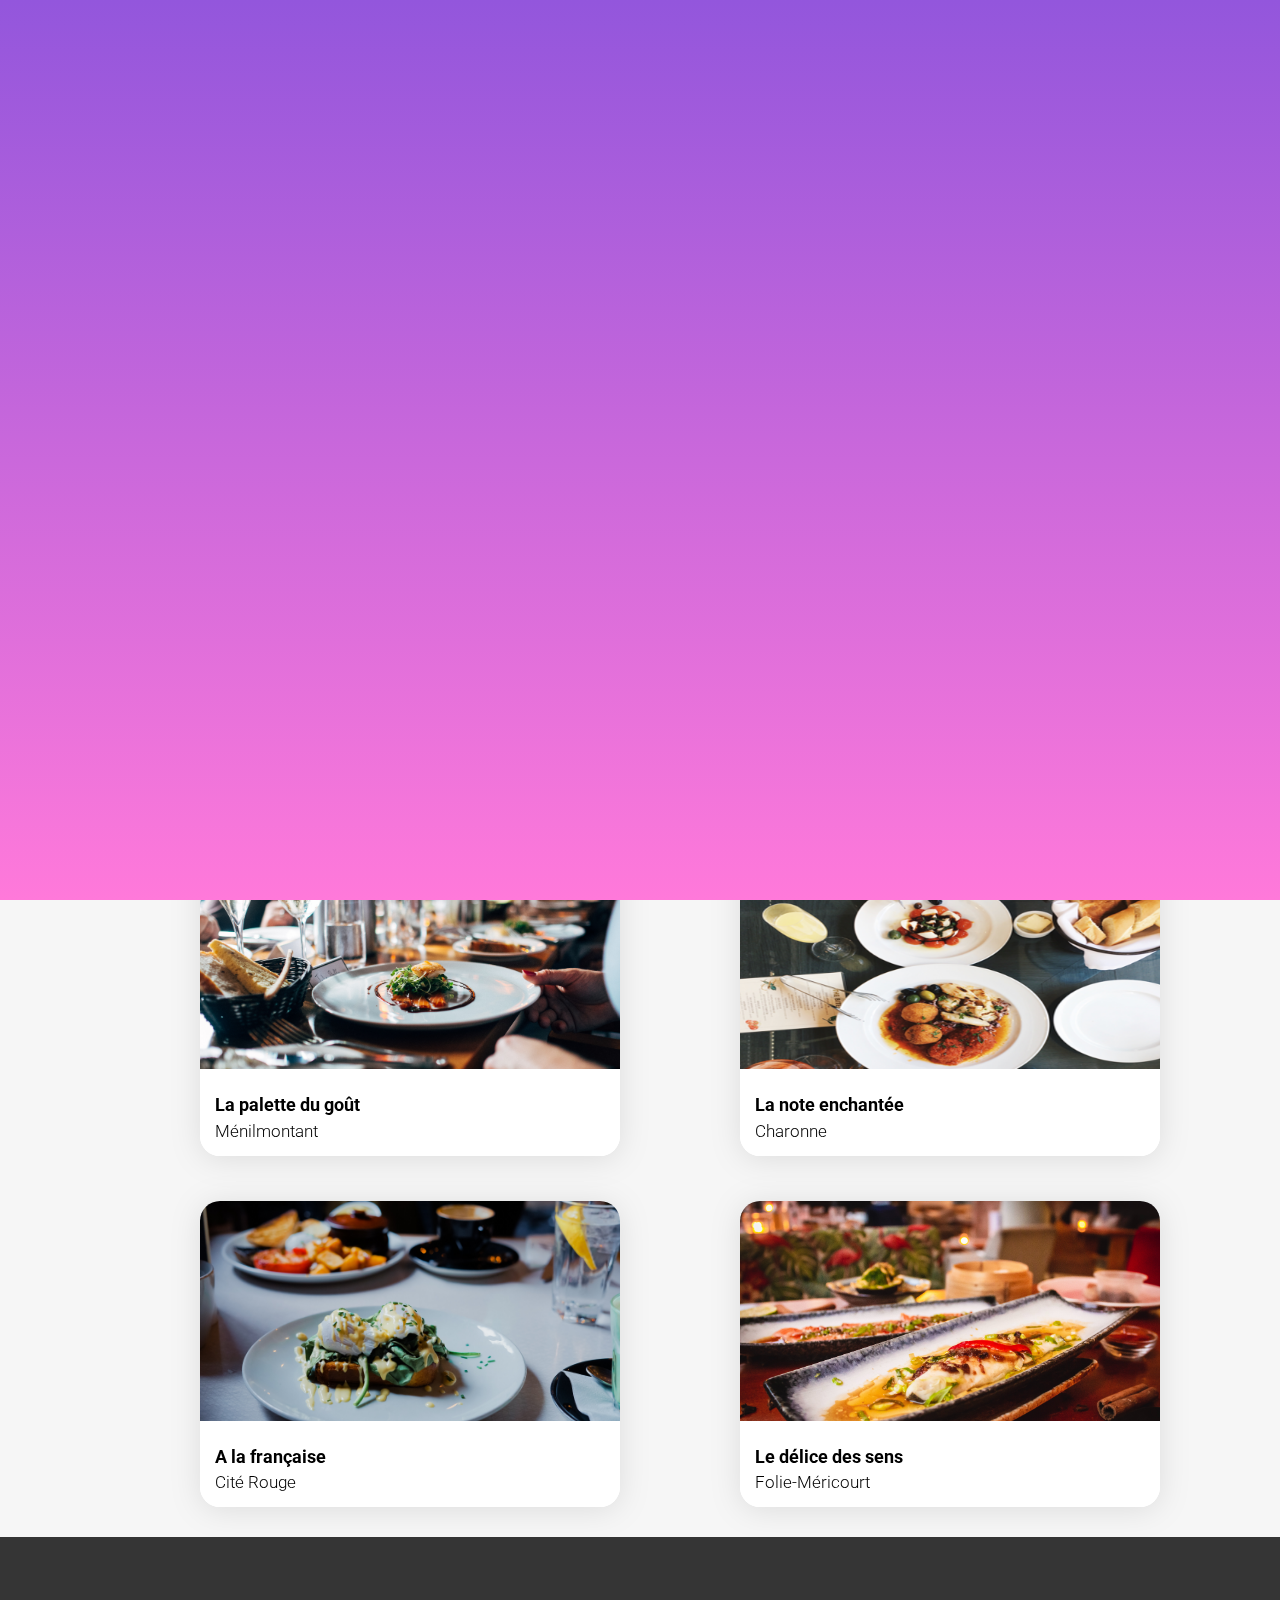
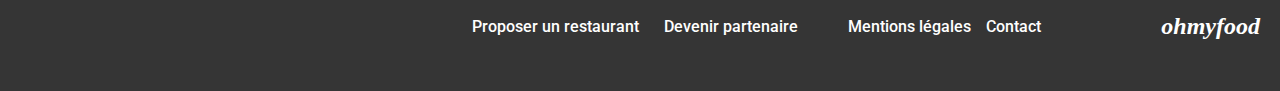
<file: index.html>
<!DOCTYPE html>
<html lang="fr">
   <head>
      <meta charset="UTF-8">
      <meta name="viewport" content="width=device-width, initial-scale=1.0">
      <title>Ohmyfood</title>
      <link rel="preconnect" href="https://fonts.googleapis.com">
      <link rel="preconnect" href="https://fonts.gstatic.com" crossorigin>
      <link href="https://fonts.googleapis.com/css2?family=Raleway:wght@400;500;700&display=swap" rel="stylesheet">
      <link href="https://fonts.googleapis.com/css2?family=Roboto:wght@400;700&family=Roboto+Slab:wght@400;900&display=swap" rel="stylesheet">
      <link rel="stylesheet" href="https://cdnjs.cloudflare.com/ajax/libs/font-awesome/6.2.1/css/all.min.css"
         integrity="sha512-MV7K8+y+gLIBoVD59lQIYicR65iaqukzvf/nwasF0nqhPay5w/9lJmVM2hMDcnK1OnMGCdVK+iQrJ7lzPJQd1w=="
         crossorigin="anonymous" referrerpolicy="no-referrer" />
      <link rel="stylesheet" href="./sass/styles.css">
   </head>
   <body>
      <div class="loader">      
      </div>                                                                                                                                                                                                                                     
      <div class="main-container">
         <header>
            <nav>
               <img class= "logo navbar-brand"  src="./assets/images/logo/ohmyfood.png" alt="Logo Ohmyfood" />
               <div class="localisation">
                  <form method="get" action="#" class="form-row form-horizontal">
                     <div class="form-nom-ville">
                        <i class="fa-sharp fa-solid fa-location-dot vector"></i>
                        <div class="form-column-text">                      
                           <input class="input_text" type="text" value="Paris, Belleville" name="nom" id="nom" >
                        </div>
                     </div>
                  </form>
               </div>
            </nav>
         </header>
         <section class="reservation">
            <div class="reservez">
               <h1 class="texte_menu">Réservez le menu qui vous convient</h1>
               <p class="texte_reservez">Découvrez des restaurants d'exception, sélectionnés par nos soins.</p>
               <div class="explorer">
                  <a  href="#restaurants" class="btn_explorer">Explorer nos restaurants</a>                  
               </div>
            </div>
         </section>
      <main>
         <section class="fonctionnement">
         
               <h2 class="titre-filtre">Fonctionnement</h2>
               <div class="filtre-choix">
                  <div class="bouton-filtre">
                     <p class="ellipse">1</p>
                     <i class="fa-solid fa-mobile-screen-button icone"></i>
                     <div class="bouton-choix">Choisissez un restaurant</div>
                  </div>
                  <div class="bouton-filtre">
                     <p class="ellipse">2</p>
                     <i class= "fa-solid fa-list-ul icone"></i>
                     <div class="bouton-choix">Composez votre menu</div>
                  </div>
                  <div class="bouton-filtre">
                     <p class="ellipse">3</p>
                     <i class="fa-solid fa-store icone1"></i>
                     <div class="bouton-choix">Dégustez au restaurant</div>
                  </div>
               </div>
            
         </section>

            <section id= "restaurants" class="restaurants">
               <div class="restaurants-title">
                  <h2 class="section-title">Restaurants</h2>
               </div>
               <div class="restaurants-cards">
                  <a href="./restaurants/palette.html">
                     <article class="card">
                        <img  src="./assets/images/restaurants/jay-wennington-N_Y88TWmGwA-unsplash.jpg" alt="Image du plat La palette du goût">
                        <div class="new">Nouveau</div>
                        <div class="card-content">
                           <div class="card-txt">
                              <h3 class="card-title">La palette du goût</h3>
                              <p class="card-subtitle">M&eacute;nilmontant</p>
                           </div>
                           <div class="card-rating">
                              <i class="fa-regular fa-heart like "></i>
                              <i class="fa-solid fa-heart full-heart" aria-hidden="true"></i> 
                           </div>
                        </div>
                     </article>
                  </a>
                  <a href="./restaurants/note.html">
                     <article class="card"> 
                                      
                        <img src="./assets/images/restaurants/oh_myfood_note_enchantee4.png" alt="Image du plat La note enchantée">
                        <div class="new">Nouveau</div>
                        
                        <div class="card-content">
                           <div class="card-txt">
                              <h3 class="card-title">La note enchant&eacute;e</h3>
                              <p class="card-subtitle ">Charonne</p>
                           </div>
                           <div class="card-rating">                               
                              <i class="fa-regular fa-heart like"></i>
                              <i class="fa-solid fa-heart full-heart" aria-hidden="true"></i> 
                           </div>
                        </div>
                     </article>
                  </a>
               </div>
               <div class="restaurants-cards">
                  <a href="./restaurants/francaise.html">
                     <article class="card">
                        <img src="./assets/images/restaurants/toa-heftiba-DQKerTsQwi0-unsplash.jpg" alt="Image du plat A la française">
                        <div class="card-content">
                           <div class="card-txt">
                              <h3 class="card-title">A la fran&ccedil;aise</h3>
                              <p class="card-subtitle ">Cit&eacute; Rouge</p>
                           </div>
                           <div class="card-rating">
                              <i class="fa-regular fa-heart like"></i>
                              <i class="fa-solid fa-heart full-heart" aria-hidden="true"></i> 
                           </div>
                        </div>
                     </article>
                  </a>
                  <a href="./restaurants/delice.html">
                     <article class="card">
                        <img src="./assets/images/restaurants/louis-hansel-shotsoflouis-qNBGVyOCY8Q-unsplash.jpg" alt="Image du plat La délice du sens">
                        <div class="card-content">
                           <div class="card-txt">
                              <h3 class="card-title">Le d&eacute;lice des sens</h3>
                              <p class="card-subtitle ">Folie-M&eacute;ricourt</p>
                           </div>
                           <div class="card-rating">
                              <i class="fa-regular fa-heart like"></i>
                              <i class="fa-solid fa-heart full-heart" aria-hidden="true"></i> 
                           </div>
                        </div>
                     </article>
                  </a>
               </div>
            </section>
      </main>
         <footer class="footer">
            <div class="footer_img">
               <h1 class= "footer_logo">ohmyfood </h1>
            </div>
            <div class="footer_choix">
               <div class="proposition_partenaire">
                  <div class="proposition">
                     <i class="fa-solid fa-utensils fork"></i>
                     <a  href="#" class= "texte_footer">Proposer un restaurant</a>
                  </div>
                  <div class="partenaire">
                     <i class="fa-solid fa-handshake-angle hand"></i>
                     <a  href="#"  class= "texte_footer" >Devenir partenaire</a>
                  </div>
               </div>
               <div class="mentions_contact">
                  <div><a  href="#" class= "texte_footer " >Mentions légales</a></div>
                  <div><a   href="mailto:adresse@email.fr" class= "texte_footer" >Contact</a></div>
               </div>
            </div>
         </footer>
      </div>
   </body>
</html>
</file>
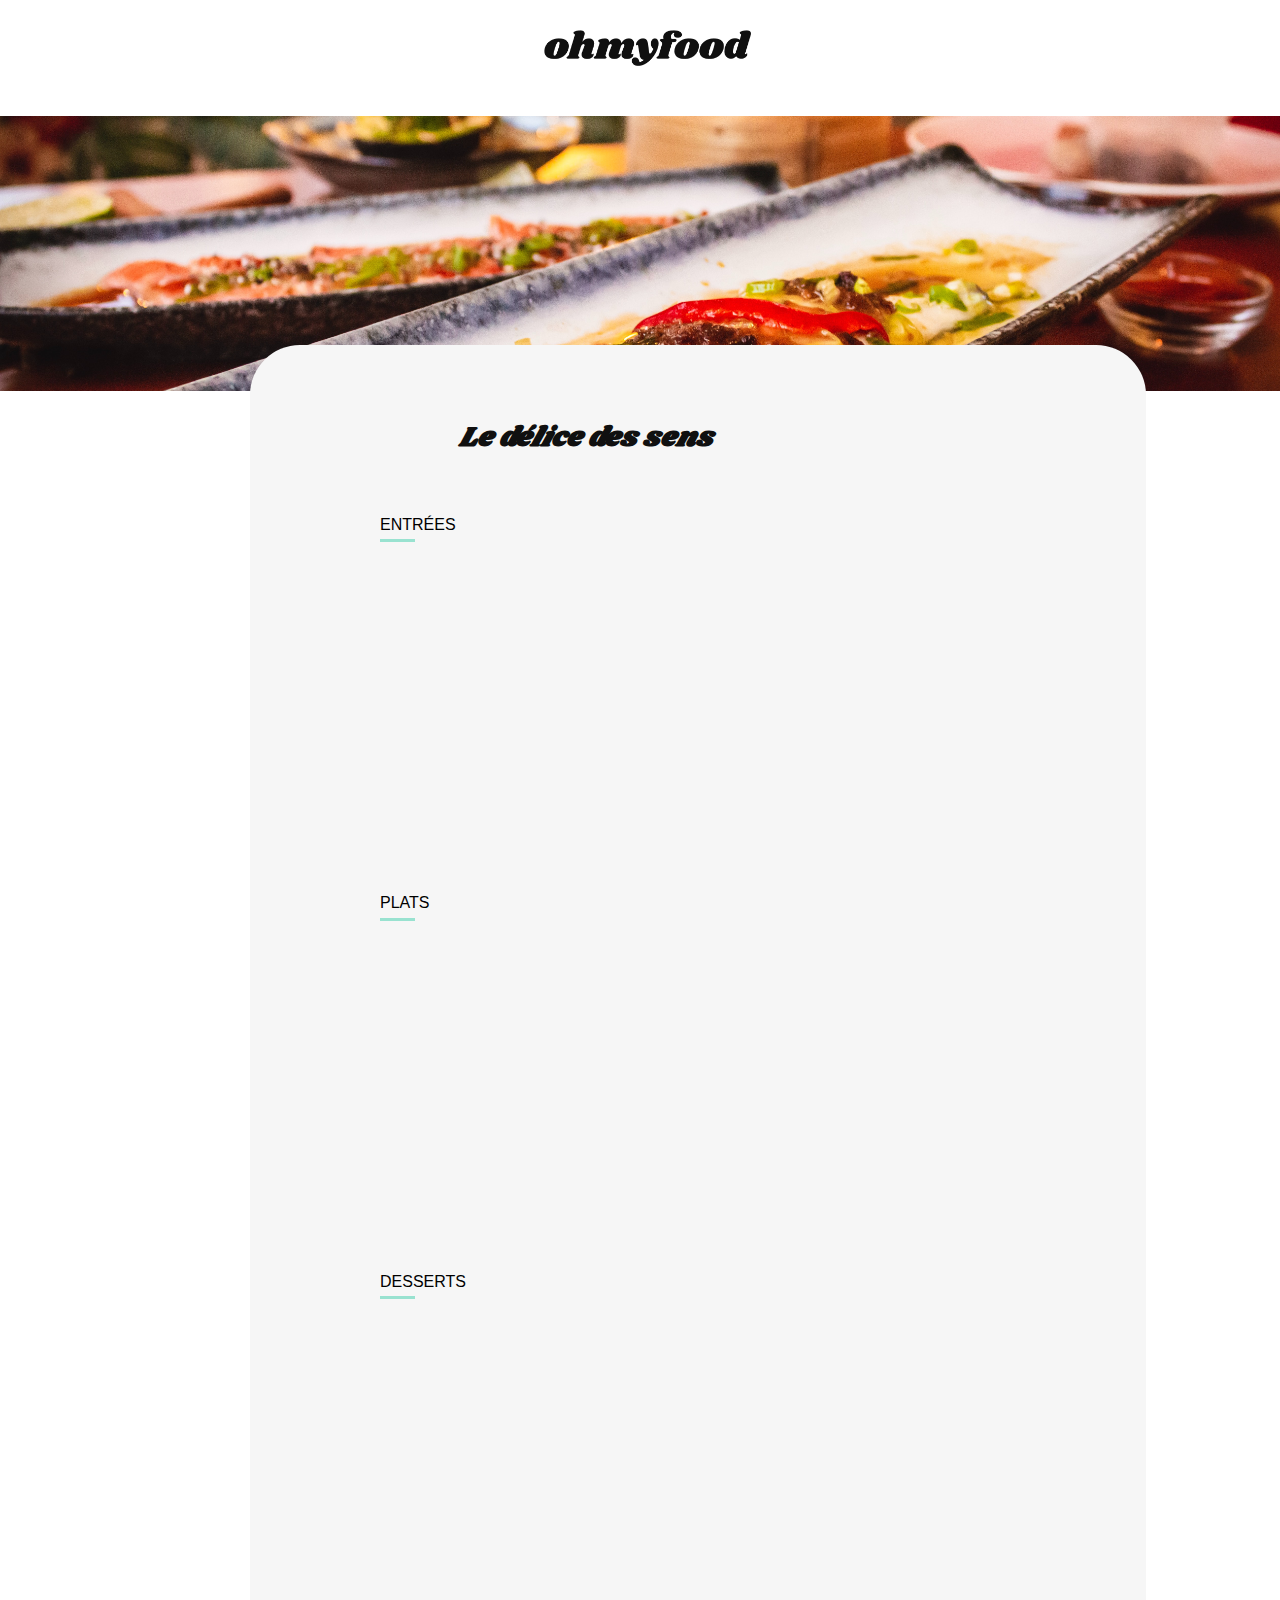
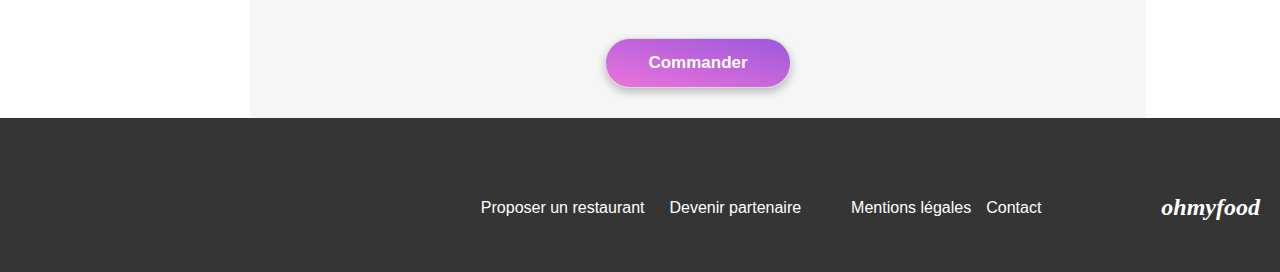
<file: restaurants/delice.html>
<!DOCTYPE html>
<html lang="fr">
   <head>
      <meta charset="UTF-8">
      <meta name="viewport" content="width=device-width, initial-scale=1.0">
      <title>Ohmyfood</title>
      <link rel="preconnect" href="https://fonts.googleapis.com">
      <link rel="preconnect" href="https://fonts.gstatic.com" crossorigin>
      <link href="https://fonts.googleapis.com/css2?family=Raleway:wght@400;500;700&display=swap" rel="stylesheet">
      <link rel="stylesheet" href="https://cdnjs.cloudflare.com/ajax/libs/font-awesome/6.2.1/css/all.min.css"
         integrity="sha512-MV7K8+y+gLIBoVD59lQIYicR65iaqukzvf/nwasF0nqhPay5w/9lJmVM2hMDcnK1OnMGCdVK+iQrJ7lzPJQd1w=="
         crossorigin="anonymous" referrerpolicy="no-referrer" />
      <link rel="stylesheet" href="../sass/styles.css">
   </head>
   <body>
      <div class="main-container">
         <header>
            <nav>
               <div class="logo_return">
                  <a class="fa-solid fa-arrow-left return" href= "../index.html" ></a>                 
                  <img class= "logo2 navbar-brand"  src="../assets/images/logo/ohmyfood.png" alt="Logo Ohmyfood" /> 
               </div>
               <div class="palette_img">
                  <img class= "image_palette navbar-brand"  src="../assets/images/restaurants/louis-hansel-shotsoflouis-qNBGVyOCY8Q-unsplash.jpg"  alt="Image du plat La palette du goût" />
               </div>
            </nav>
         </header>
         <main>
            <section class="menu">
               <div class="titre_menu">
                  <div class="menu-txt">
                     <div class="card-title2">Le délice des sens</div>
                  </div>
                  <div class="menu-rating">
                     <i class="fa-regular fa-heart like"></i> 
                     <i class="fa-solid fa-heart full-heart" aria-hidden="true"></i> 
                  </div>
               </div>
               <div class="section-menu">
                  <div class="title_menu">
                     <h2 class="titre-menu">ENTR&Eacute;ES</h2>
                  </div>
                  <div class="menu-choix">
                     <div class="menu_validation">
                        <div class="bouton-menu">
                           <div class="bouton-choix2">Tartare de thon</div>
                           <div class="description_prix">
                              <div class="description">Asaisonn&eacute;e au yuzu </div>
                              <div class="price_check">
                                 <div class="prix euro">25&euro;</div>
                              </div>
                           </div>
                        </div>
                        <div class="validation_choix">
                           <i class="fa-solid fa-check check"></i>
                        </div>
                     </div>
                     <div class="menu_validation">
                        <div class="bouton-menu">
                           <div class="bouton-choix2">Bouch&eacute;e de hpmard croustillant</div>
                           <div class="description_prix">
                              <div class="description">Et sa farandole de petits légumes </div>
                              <div class="price_check">
                                 <div class="prix euro">35&euro;</div>
                              </div>
                           </div>
                        </div>
                        <div class="validation_choix">
                           <i class="fa-solid fa-check check"></i>
                        </div>
                     </div>
                     <div class="menu_validation">
                        <div class="bouton-menu">
                           <div class="bouton-choix2">Poulet r&ocirc;ti aux herbes de Provence</div>
                           <div class="description_prix">
                              <div class="description">Et sa cr&egrave;me de truffe</div>
                              <div class="price_check">
                                 <div class="prix euro">40&euro;</div>
                              </div>
                           </div>
                        </div>
                        <div class="validation_choix">
                           <i class="fa-solid fa-check check"></i>
                        </div>
                     </div>
                  </div>
               </div>
               <div class="section-menu">
                  <div class="title_menu">
                     <h2 class="titre-menu">PLATS</h2>
                  </div>
                  <div class="menu-choix">
                     <div class="menu_validation">
                        <div class="bouton-menu">
                           <div class="bouton-choix2">Poulet r&ocirc;ti aux herbes de Provence</div>
                           <div class="description_prix">
                              <div class="description">Et sa cr&egrave;me de truffe</div>
                              <div class="price_check">
                                 <div class="prix euro">40&euro;</div>
                              </div>
                           </div>
                        </div>
                        <div class="validation_choix">
                           <i class="fa-solid fa-check check"></i>
                        </div>
                     </div>
                     <div class="menu_validation">
                        <div class="bouton-menu">
                           <div class="bouton-choix2">Langouste r&ocirc;tie</div>
                           <div class="description_prix">
                              <div class="description">Et ses légumes de saison</div>
                              <div class="price_check">
                                 <div class="prix">44&euro;</div>
                              </div>
                           </div>
                        </div>
                        <div class="validation_choix">
                           <i class="fa-solid fa-check check"></i>
                        </div>
                     </div>
                     <div class="menu_validation">
                        <div class="bouton-menu">
                           <div class="bouton-choix2">C&ocirc;te de b&oelig;uf Angus</div>
                           <div class="description_prix">
                              <div class="description">Et sa purée de panais </div>
                              <div class="price_check">
                                 <div class="prix">44&euro;</div>
                              </div>
                           </div>
                        </div>
                        <div class="validation_choix">
                           <i class="fa-solid fa-check check"></i>
                        </div>
                     </div>
                  </div>
               </div>
               <div class="section-menu">
                  <div class="title_menu">
                     <h2 class="titre-menu">DESSERTS</h2>
                  </div>
                  <div class="menu-choix">
                     <div class="menu_validation">
                        <div class="bouton-menu">
                           <div class="bouton-choix2">Farandole de desserts</div>
                           <div class="description_prix">
                              <div class="description">Du chef</div>
                              <div class="price_check">
                                 <div class="prix">18&euro;</div>
                              </div>
                           </div>
                        </div>
                        <div class="validation_choix">
                           <i class="fa-solid fa-check check"></i>
                        </div>
                     </div>
                     <div class="menu_validation">
                        <div class="bouton-menu">
                           <div class="bouton-choix2">Cr&egrave;me brul&eacute;e</div>
                           <div class="description_prix">
                              <div class="description">Revisit&eacute;e</div>
                              <div class="price_check">
                                 <div class="prix">22&euro;</div>
                              </div>
                           </div>
                        </div>
                        <div class="validation_choix">
                           <i class="fa-solid fa-check check"></i>
                        </div>
                     </div>
                     <div class="menu_validation">
                        <div class="bouton-menu">
                           <div class="bouton-choix2">Tiramisu</div>
                           <div class="description_prix">
                              <div class="description">A la noisette</div>
                              <div class="price_check">
                                 <div class="prix">23&euro;</div>
                              </div>
                           </div>
                        </div>
                        <div class="validation_choix">
                           <i class="fa-solid fa-check check"></i>
                        </div>
                     </div>
                  </div>
               </div>
               <div class="commander">
                  <button type="button"  class="btn_commander">Commander</button>
               </div>
            </section>
         </main>
         <footer class="footer">
            <div class="footer_img">
               <h1 class= "footer_logo">ohmyfood </h1>
            </div>
            <div class="footer_choix">
               <div class="proposition_partenaire">
                  <div class="proposition">
                     <i class="fa-solid fa-utensils fork"></i>
                     <a  href="#" class= "texte_footer">Proposer un restaurant</a>
                  </div>
                  <div class="partenaire">
                     <i class="fa-solid fa-handshake-angle hand"></i>
                     <a  href="#"  class= "texte_footer" >Devenir partenaire</a>
                  </div>
               </div>
               <div class="mentions_contact">
                  <div><a  href="#" class= "texte_footer " >Mentions légales</a></div>
                  <div><a   href="mailto:adresse@email.fr" class= "texte_footer" >Contact</a></div>
               </div>
            </div>
         </footer>
      </div>
   </body>
</html>
</file>
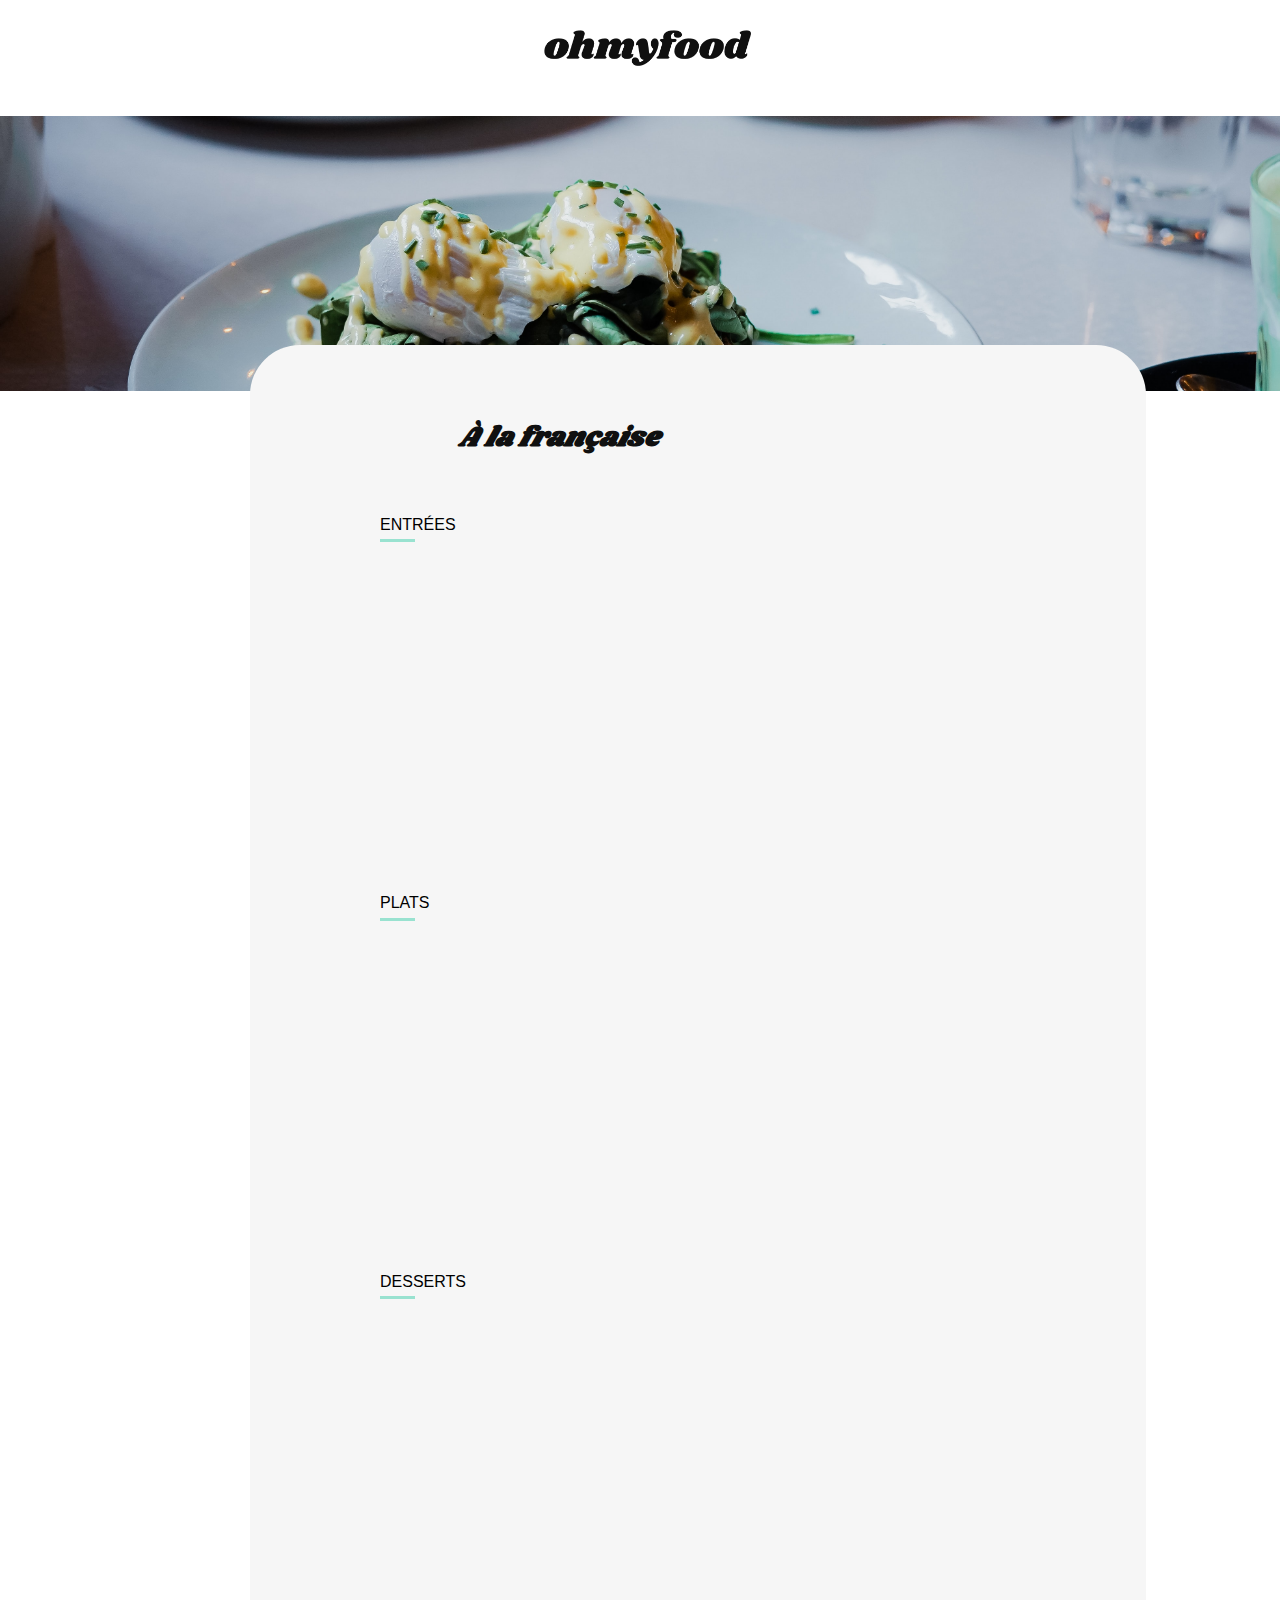
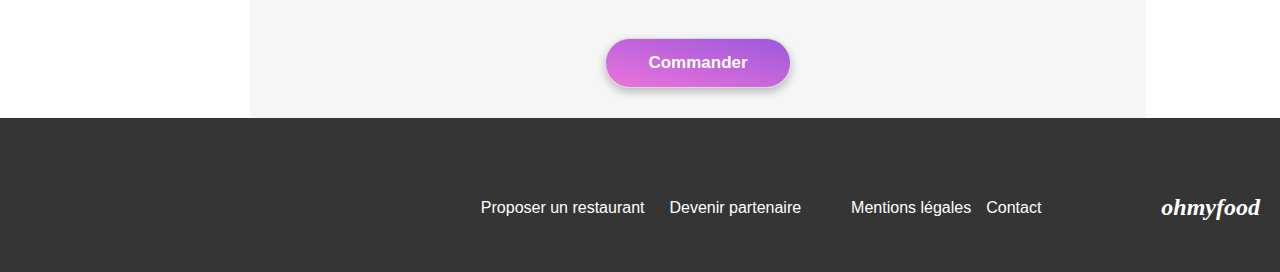
<file: restaurants/francaise.html>
<!DOCTYPE html>
<html lang="fr">
   <head>
      <meta charset="UTF-8">
      <meta name="viewport" content="width=device-width, initial-scale=1.0">
      <title>Ohmyfood</title>
      <link rel="preconnect" href="https://fonts.googleapis.com">
      <link rel="preconnect" href="https://fonts.gstatic.com" crossorigin>
      <link href="https://fonts.googleapis.com/css2?family=Raleway:wght@400;500;700&display=swap" rel="stylesheet">
      <link rel="stylesheet" href="https://cdnjs.cloudflare.com/ajax/libs/font-awesome/6.2.1/css/all.min.css"
         integrity="sha512-MV7K8+y+gLIBoVD59lQIYicR65iaqukzvf/nwasF0nqhPay5w/9lJmVM2hMDcnK1OnMGCdVK+iQrJ7lzPJQd1w=="
         crossorigin="anonymous" referrerpolicy="no-referrer" />
      <link rel="stylesheet" href="../sass/styles.css">
   </head>
   <body>
      <div class="main-container">
         <header>
            <nav>
               <div class="logo_return">
                  <a class="fa-solid fa-arrow-left return" href= "../index.html" ></a>                 
                  <img class= "logo2 navbar-brand"  src="../assets/images/logo/ohmyfood.png" alt="Logo Ohmyfood" /> 
               </div>
               <div class="palette_img">
                  <img class= "image_palette navbar-brand" src="../assets/images/restaurants/toa-heftiba-DQKerTsQwi0-unsplash.jpg" alt="Image du plat La palette du goût" />
               </div>
            </nav>
         </header>
         <main>
            <section class="menu">
               <div class="titre_menu">
                  <div class="menu-txt">
                     <div class="card-title2">&Agrave; la fran&ccedil;aise</div>
                  </div>
                  <div class="menu-rating">
                     <i class="fa-regular fa-heart like"></i> 
                     <i class="fa-solid fa-heart full-heart" aria-hidden="true"></i> 
                  </div>
               </div>
               <div class="section-menu">
                  <div class="title_menu">
                     <h2 class="titre-menu">ENTR&Eacute;ES</h2>
                  </div>
                  <div class="menu-choix">
                     <div class="menu_validation">
                        <div class="bouton-menu">
                           <div class="bouton-choix2">Tartare de poulpe acidul&eacute;e</div>
                           <div class="description_prix">
                              <div class="description">Aux zeste s de citron </div>
                              <div class="price_check">
                                 <div class="prix euro">25&euro;</div>
                              </div>
                           </div>
                        </div>
                        <div class="validation_choix">
                           <i class="fa-solid fa-check check"></i>
                        </div>
                     </div>
                     <div class="menu_validation">
                        <div class="bouton-menu">
                           <div class="bouton-choix2">Velouté de l&eacute;gumes d'antan</div>
                           <div class="description_prix">
                              <div class="description">Carotte, panais, topinambour </div>
                              <div class="price_check">
                                 <div class="prix euro">35&euro;</div>
                              </div>
                           </div>
                        </div>
                        <div class="validation_choix">
                           <i class="fa-solid fa-check check"></i>
                        </div>
                     </div>
                     <div class="menu_validation">
                        <div class="bouton-menu">
                           <div class="bouton-choix2">Soupe &agrave; l'oignon</div>
                           <div class="description_prix">
                              <div class="description">Revisitée</div>
                              <div class="price_check">
                                 <div class="prix euro">20&euro;</div>
                              </div>
                           </div>
                        </div>
                        <div class="validation_choix">
                           <i class="fa-solid fa-check check"></i>
                        </div>
                     </div>
                  </div>
               </div>
               <div class="section-menu">
                  <div class="title_menu">
                     <h2 class="titre-menu">PLATS</h2>
                  </div>
                  <div class="menu-choix">
                     <div class="menu_validation">
                        <div class="bouton-menu">
                           <div class="bouton-choix2">Coquilles Saint-Jacques</div>
                           <div class="description_prix">
                              <div class="description">Accompagné d'une pur&eacute;e de panais</div>
                              <div class="price_check">
                                 <div class="prix euro">40&euro;</div>
                              </div>
                           </div>
                        </div>
                        <div class="validation_choix">
                           <i class="fa-solid fa-check check"></i>
                        </div>
                     </div>
                     <div class="menu_validation">
                        <div class="bouton-menu">
                           <div class="bouton-choix2">Magret de canard</div>
                           <div class="description_prix">
                              <div class="description">Et parmentier de pomme de terre</div>
                              <div class="price_check">
                                 <div class="prix">35&euro;</div>
                              </div>
                           </div>
                        </div>
                        <div class="validation_choix">
                           <i class="fa-solid fa-check check"></i>
                        </div>
                     </div>
                     <div class="menu_validation">
                        <div class="bouton-menu">
                           <div class="bouton-choix2">Pigeonneau d'Illes-et-Villaine</div>
                           <div class="description_prix">
                              <div class="description">Sur son lit de gnocchis aux l&eacute;gumes </div>
                              <div class="price_check">
                                 <div class="prix">44&euro;</div>
                              </div>
                           </div>
                        </div>
                        <div class="validation_choix">
                           <i class="fa-solid fa-check check"></i>
                        </div>
                     </div>
                  </div>
               </div>
               <div class="section-menu">
                  <div class="title_menu">
                     <h2 class="titre-menu">DESSERTS</h2>
                  </div>
                  <div class="menu-choix">
                     <div class="menu_validation">
                        <div class="bouton-menu">
                           <div class="bouton-choix2">P&eacute;tales de violettes galac&eacute;s</div>
                           <div class="description_prix">
                              <div class="description">Et pur&eacute;e de noisettes</div>
                              <div class="price_check">
                                 <div class="prix">18&euro;</div>
                              </div>
                           </div>
                        </div>
                        <div class="validation_choix">
                           <i class="fa-solid fa-check check"></i>
                        </div>
                     </div>
                     <div class="menu_validation">
                        <div class="bouton-menu">
                           <div class="bouton-choix2">Fondant au chovolat</div>
                           <div class="description_prix">
                              <div class="description">Revisit&eacute; </div>
                              <div class="price_check">
                                 <div class="prix">22&euro;</div>
                              </div>
                           </div>
                        </div>
                        <div class="validation_choix">
                           <i class="fa-solid fa-check check"></i>
                        </div>
                     </div>
                     <div class="menu_validation">
                        <div class="bouton-menu">
                           <div class="bouton-choix2">Millefeuille croustillant</div>
                           <div class="description_prix">
                              <div class="description">Myrtilles et p&acirc;te d'amande</div>
                              <div class="price_check">
                                 <div class="prix">23&euro;</div>
                              </div>
                           </div>
                        </div>
                        <div class="validation_choix">
                           <i class="fa-solid fa-check check"></i>
                        </div>
                     </div>
                  </div>
               </div>
               <div class="commander">
                  <button type="button"  class="btn_commander">Commander</button>
               </div>
            </section>
         </main>
         <footer class="footer">
            <div class="footer_img">
               <h1 class= "footer_logo">ohmyfood </h1>
            </div>
            <div class="footer_choix">
               <div class="proposition_partenaire">
                  <div class="proposition">
                     <i class="fa-solid fa-utensils fork"></i>
                     <a  href="#" class= "texte_footer">Proposer un restaurant</a>
                  </div>
                  <div class="partenaire">
                     <i class="fa-solid fa-handshake-angle hand"></i>
                     <a  href="#"  class= "texte_footer" >Devenir partenaire</a>
                  </div>
               </div>
               <div class="mentions_contact">
                  <div><a  href="#" class= "texte_footer " >Mentions légales</a></div>
                  <div><a   href="mailto:adresse@email.fr" class= "texte_footer" >Contact</a></div>
               </div>
            </div>
         </footer>
      </div>
   </body>
</html>
</file>
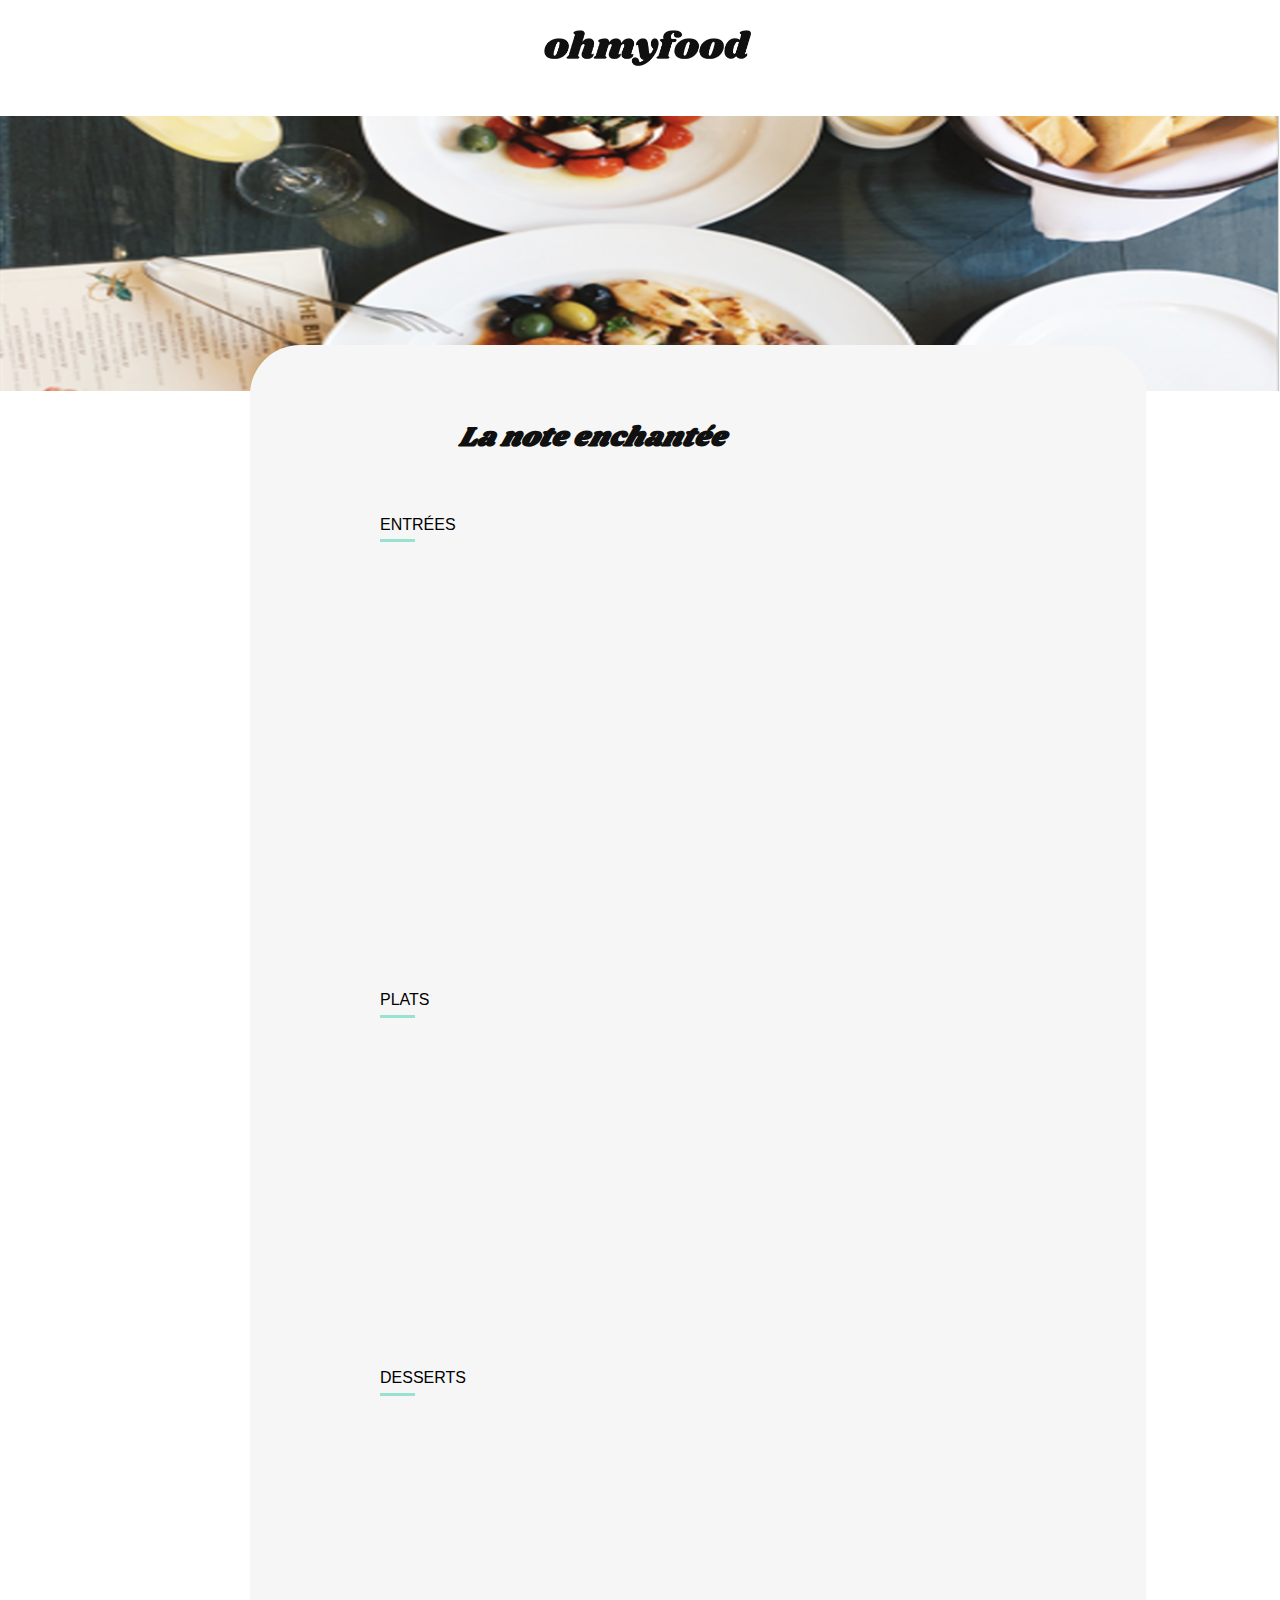
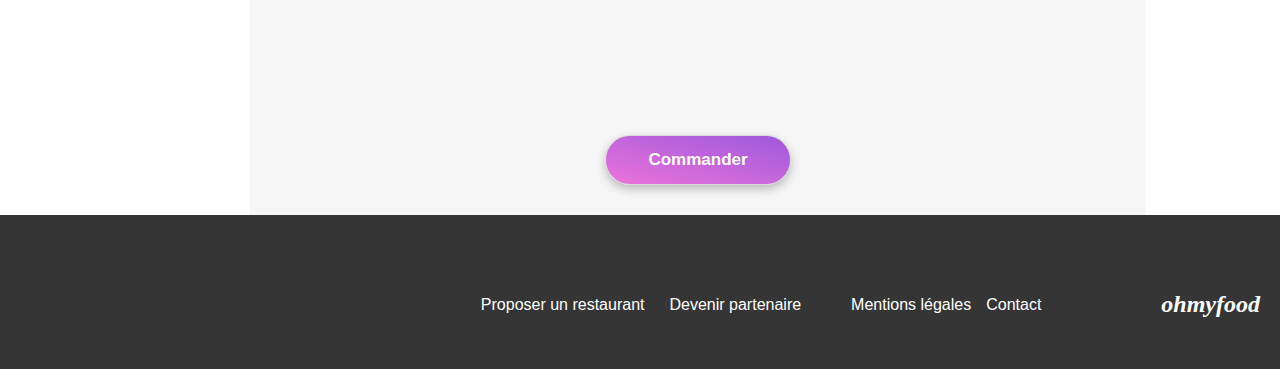
<file: restaurants/note.html>
<!DOCTYPE html>
<html lang="fr">
   <head>
      <meta charset="UTF-8">
      <meta name="viewport" content="width=device-width, initial-scale=1.0">
      <title>Ohmyfood</title>
      <link rel="preconnect" href="https://fonts.googleapis.com">
      <link rel="preconnect" href="https://fonts.gstatic.com" crossorigin>
      <link href="https://fonts.googleapis.com/css2?family=Raleway:wght@400;500;700&display=swap" rel="stylesheet">
      <link rel="stylesheet" href="https://cdnjs.cloudflare.com/ajax/libs/font-awesome/6.2.1/css/all.min.css"
         integrity="sha512-MV7K8+y+gLIBoVD59lQIYicR65iaqukzvf/nwasF0nqhPay5w/9lJmVM2hMDcnK1OnMGCdVK+iQrJ7lzPJQd1w=="
         crossorigin="anonymous" referrerpolicy="no-referrer" />
      <link rel="stylesheet" href="../sass/styles.css">
   </head>
   <body>
      <div class="main-container">
         <header>
            <nav>
               <div class="logo_return">
                  <a class="fa-solid fa-arrow-left return" href= "../index.html"  ></a>                 
                  <img class= "logo2 navbar-brand"  src="../assets/images/logo/ohmyfood.png" alt="Logo Ohmyfood" /> 
               </div>
               <div class="palette_img">
                  <img class= "image_palette navbar-brand"  src="../assets/images/restaurants/oh_myfood_note_enchantee4.png" alt="Image du plat La palette du goût" />
               </div>
            </nav>
         </header>
         <main>
            <section class="menu">
               <div class="titre_menu">
                  <div class="menu-txt">
                     <div class="card-title2">La note enchant&eacute;e</div>
                  </div>
                  <div class="menu-rating">
                     <i class="fa-regular fa-heart like"></i>
                     <i class="fa-solid fa-heart full-heart" aria-hidden="true"></i> 
                  </div>
               </div>
               <div class="section-menu">
                  <div class="title_menu">
                     <h2 class="titre-menu">ENTR&Eacute;ES</h2>
                  </div>
                  <div class="menu-choix">
                     <div class="menu_validation">
                        <div class="bouton-menu">
                           <div class="bouton-choix2">Ravioles de foie gras</div>
                           <div class="description_prix">
                              <div class="description">Accompagn&eacute;e de leur cr&egrave;me &agrave; la truffe </div>
                              <div class="price_check">
                                 <div class="prix euro">25&euro;</div>
                              </div>
                           </div>
                        </div>
                        <div class="validation_choix">
                           <i class="fa-solid fa-check check"></i>
                        </div>
                     </div>
                     <div class="menu_validation">
                        <div class="bouton-menu">
                           <div class="bouton-choix2">Caviar osci&egrave;tre</div>
                           <div class="description_prix">
                              <div class="description">Sue blini à la farine de blé noir </div>
                              <div class="price_check">
                                 <div class="prix euro">35&euro;</div>
                              </div>
                           </div>
                        </div>
                        <div class="validation_choix">
                           <i class="fa-solid fa-check check"></i>
                        </div>
                     </div>
                     <div class="menu_validation">
                        <div class="bouton-menu">
                           <div class="bouton-choix2">Homard et espuma de potiron</div>
                           <div class="description_prix">
                              <div class="description">Marin&eacute; aux zestes d'orange</div>
                              <div class="price_check">
                                 <div class="prix euro">20&euro;</div>
                              </div>
                           </div>
                        </div>
                        <div class="validation_choix">
                           <i class="fa-solid fa-check check"></i>
                        </div>
                     </div>
                     <div class="menu_validation">
                        <div class="bouton-menu">
                           <div class="bouton-choix2">Foie gras de canard cuit entier</div>
                           <div class="description_prix">
                              <div class="description">Confiture de figue et pain toast&eacute;</div>
                              <div class="price_check">
                                 <div class="prix euro">35&euro;</div>
                              </div>
                           </div>
                        </div>
                        <div class="validation_choix">
                           <i class="fa-solid fa-check check"></i>
                        </div>
                     </div>
                  </div>
               </div>
               <div class="section-menu">
                  <div class="title_menu">
                     <h2 class="titre-menu">PLATS</h2>
                  </div>
                  <div class="menu-choix">
                     <div class="menu_validation">
                        <div class="bouton-menu">
                           <div class="bouton-choix2">Noix de coquille Saint-Jacques</div>
                           <div class="description_prix">
                              <div class="description">Sur lit de pur&eacute;e de c&eacute;leri rave</div>
                              <div class="price_check">
                                 <div class="prix euro">40&euro;</div>
                              </div>
                           </div>
                        </div>
                        <div class="validation_choix">
                           <i class="fa-solid fa-check check"></i>
                        </div>
                     </div>
                     <div class="menu_validation">
                        <div class="bouton-menu">
                           <div class="bouton-choix2">Langoustine po&ecirc;l&eacute;e </div>
                           <div class="description_prix">
                              <div class="description">Pur&eacute;e de patate douce </div>
                              <div class="price_check">
                                 <div class="prix">35&euro;</div>
                              </div>
                           </div>
                        </div>
                        <div class="validation_choix">
                           <i class="fa-solid fa-check check"></i>
                        </div>
                     </div>
                     <div class="menu_validation">
                        <div class="bouton-menu">
                           <div class="bouton-choix2">Mijot&eacute; de queue de b&oelig;uf</div>
                           <div class="description_prix">
                              <div class="description">Et riz sauvage aux zestes de citron </div>
                              <div class="price_check">
                                 <div class="prix">44&euro;</div>
                              </div>
                           </div>
                        </div>
                        <div class="validation_choix">
                           <i class="fa-solid fa-check check"></i>
                        </div>
                     </div>
                  </div>
               </div>
               <div class="section-menu">
                  <div class="title_menu">
                     <h2 class="titre-menu">DESSERTS</h2>
                  </div>
                  <div class="menu-choix">
                     <div class="menu_validation">
                        <div class="bouton-menu">
                           <div class="bouton-choix2">Macaron noisette et chocolat</div>
                           <div class="description_prix">
                              <div class="description">Glace au caramel brun et sel de Guérande</div>
                              <div class="price_check">
                                 <div class="prix">18&euro;</div>
                              </div>
                           </div>
                        </div>
                        <div class="validation_choix">
                           <i class="fa-solid fa-check check"></i>
                        </div>
                     </div>
                     <div class="menu_validation">
                        <div class="bouton-menu">
                           <div class="bouton-choix2">Baba au rhum revisit&eacute;</div>
                           <div class="description_prix">
                              <div class="description">Avec son coulis de citron </div>
                              <div class="price_check">
                                 <div class="prix">22&euro;</div>
                              </div>
                           </div>
                        </div>
                        <div class="validation_choix">
                           <i class="fa-solid fa-check check"></i>
                        </div>
                     </div>
                     <div class="menu_validation">
                        <div class="bouton-menu">
                           <div class="bouton-choix2">Tarte de citron meringu&eacute;e</div>
                           <div class="description_prix">
                              <div class="description">Destructur&eacute;e</div>
                              <div class="price_check">
                                 <div class="prix">23&euro;</div>
                              </div>
                           </div>
                        </div>
                        <div class="validation_choix">
                           <i class="fa-solid fa-check check"></i>
                        </div>
                     </div>
                  </div>
               </div>
               <div class="commander">
                  <button type="button"  class="btn_commander">Commander</button>
               </div>
            </section>
         </main>
         <footer class="footer">
            <div class="footer_img">
               <h1 class= "footer_logo">ohmyfood </h1>
            </div>
            <div class="footer_choix">
               <div class="proposition_partenaire">
                  <div class="proposition">
                     <i class="fa-solid fa-utensils fork"></i>
                     <a  href="#" class= "texte_footer">Proposer un restaurant</a>
                  </div>
                  <div class="partenaire">
                     <i class="fa-solid fa-handshake-angle hand"></i>
                     <a  href="#"  class= "texte_footer" >Devenir partenaire</a>
                  </div>
               </div>
               <div class="mentions_contact">
                  <div><a  href="#" class= "texte_footer " >Mentions légales</a></div>
                  <div><a   href="mailto:adresse@email.fr" class= "texte_footer" >Contact</a></div>
               </div>
            </div>
         </footer>
      </div>
   </body>
</html>
</file>
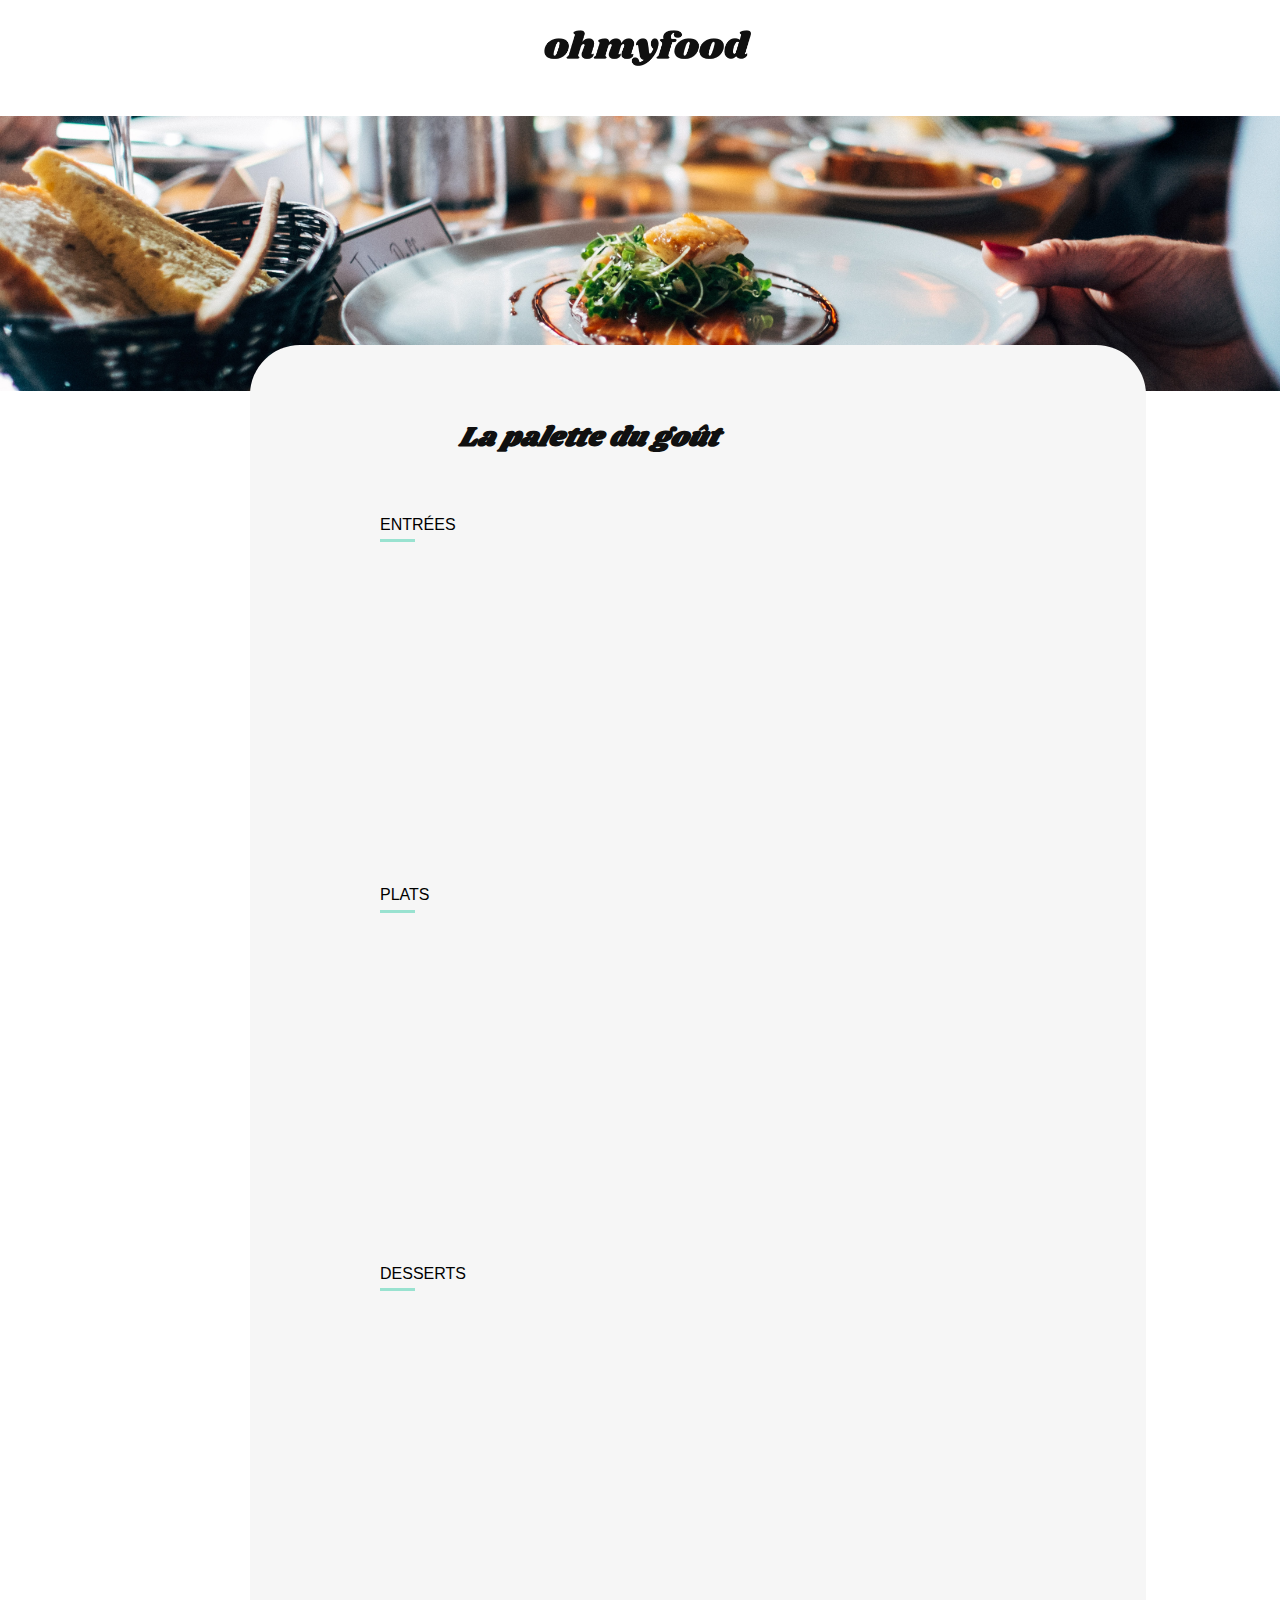
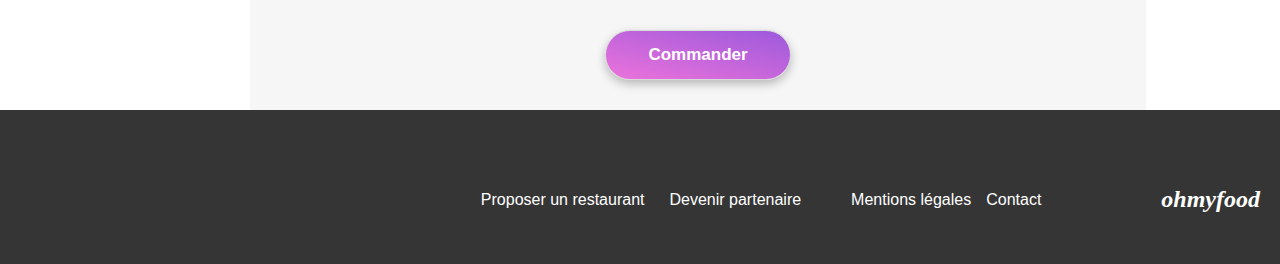
<file: restaurants/palette.html>
<!DOCTYPE html>
<html lang="fr">
   <head>
      <meta charset="UTF-8">
      <meta name="viewport" content="width=device-width, initial-scale=1.0">
      <title>Ohmyfood</title>
      <link rel="preconnect" href="https://fonts.googleapis.com">
      <link rel="preconnect" href="https://fonts.gstatic.com" crossorigin>
      <link href="https://fonts.googleapis.com/css2?family=Raleway:wght@400;500;700&display=swap" rel="stylesheet">
      <link rel="stylesheet" href="https://cdnjs.cloudflare.com/ajax/libs/font-awesome/6.2.1/css/all.min.css"
         integrity="sha512-MV7K8+y+gLIBoVD59lQIYicR65iaqukzvf/nwasF0nqhPay5w/9lJmVM2hMDcnK1OnMGCdVK+iQrJ7lzPJQd1w=="
         crossorigin="anonymous" referrerpolicy="no-referrer" />
      <link rel="stylesheet" href="../sass/styles.css">
   </head>
   <body>
      <div class="main-container">
         <header>
            <nav>
               <div class="logo_return">
                  <a class="fa-solid fa-arrow-left return" href= "../index.html" ></a>                 
                  <img class= "logo2 navbar-brand"  src="../assets/images/logo/ohmyfood.png" alt="Logo Ohmyfood" /> 
               </div>
               <div class="palette_img">
                  <img class= "image_palette navbar-brand"  src="../assets/images/restaurants/jay-wennington-N_Y88TWmGwA-unsplash.jpg" alt="Image du plat La palette du goût" />
               </div>
            </nav>
         </header>
         <main>
            <section class="menu">
               <div class="titre_menu">
                  <div class="menu-txt">
                     <div class="card-title2">La palette du goût</div>
                  </div>
                  <div class="menu-rating">
                     <i class="fa-regular fa-heart like"></i>
                     <i class="fa-solid fa-heart full-heart" aria-hidden="true"></i>  
                  </div>
               </div>
               <div class="section-menu">
                  <div class="title_menu">
                     <h2 class="titre-menu">ENTR&Eacute;ES</h2>
                  </div>
                  <div class="menu-choix">
                     <div class="menu_validation">
                        <div class="bouton-menu">
                           <div class="description_choix">
                              <div class="bouton-choix2">Fricass&eacute;e d'escargots</div>
                              <div class="description_prix">
                                 <div class="description">Au piment d'Espelette </div>
                                 <div class="price_check">
                                    <div class="prix euro">25&euro;</div>
                                 </div>
                              </div>
                           </div>
                        </div>
                        <div class="validation_choix">
                           <i class="fa-solid fa-check check"></i>
                        </div>
                     </div>
                     <div class="menu_validation">
                        <div class="bouton-menu">
                           <div class="bouton-choix2">Foie gras de canard mi-cuit</div>
                           <div class="description_prix">
                              <div class="description">Et ses copeaux de truffe noire </div>
                              <div class="price_check">
                                 <div class="prix euro">35&euro;</div>
                              </div>
                           </div>
                        </div>
                        <div class="validation_choix">
                           <i class="fa-solid fa-check check"></i>
                        </div>
                     </div>
                     <div class="menu_validation">
                        <div class="bouton-menu">
                           <div class="bouton-choix2">&OElig;uf au plat</div>
                           <div class="description_prix">
                              <div class="description">Assaisonné à la truffe sur lit de caviar</div>
                              <div class="price_check">
                                 <div class="prix euro">20&euro;</div>
                              </div>
                           </div>
                        </div>
                        <div class="validation_choix">
                           <i class="fa-solid fa-check check"></i>
                        </div>
                     </div>
                  </div>
               </div>
               <div class="section-menu">
                  <div class="title_menu">
                     <h2 class="titre-menu">PLATS</h2>
                  </div>
                  <div class="menu-choix">
                     <div class="menu_validation">
                        <div class="bouton-menu">
                           <div class="bouton-choix2">Filet de b&oelig;uf aux herbes</div>
                           <div class="description_prix">
                              <div class="description">Accompagné de sa ribambelle de légumes</div>
                              <div class="price_check">
                                 <div class="prix euro">40&euro;</div>
                              </div>
                           </div>
                        </div>
                        <div class="validation_choix">
                           <i class="fa-solid fa-check check"></i>
                        </div>
                     </div>
                     <div class="menu_validation">
                        <div class="bouton-menu">
                           <div class="bouton-choix2">Parmentier de queue de b&oelig;uf</div>
                           <div class="description_prix">
                              <div class="description">A la truffe noire sur sa purée de panais</div>
                              <div class="price_check">
                                 <div class="prix">35&euro;</div>
                              </div>
                           </div>
                        </div>
                        <div class="validation_choix">
                           <i class="fa-solid fa-check check"></i>
                        </div>
                     </div>
                     <div class="menu_validation">
                        <div class="bouton-menu">
                           <div class="bouton-choix2">Filet de turbot</div>
                           <div class="description_prix">
                              <div class="description">Aux agrumes </div>
                              <div class="price_check">
                                 <div class="prix">44&euro;</div>
                              </div>
                           </div>
                        </div>
                        <div class="validation_choix">
                           <i class="fa-solid fa-check check"></i>
                        </div>
                     </div>
                  </div>
               </div>
               <div class="section-menu">
                  <div class="title_menu">
                     <h2 class="titre-menu">DESSERTS</h2>
                  </div>
                  <div class="menu-choix">
                     <div class="menu_validation">
                        <div class="bouton-menu">
                           <div class="bouton-choix2">Paris-Brest</div>
                           <div class="description_prix">
                              <div class="description">Revisité</div>
                              <div class="price_check">
                                 <div class="prix">18&euro;</div>
                              </div>
                           </div>
                        </div>
                        <div class="validation_choix">
                           <i class="fa-solid fa-check check"></i>
                        </div>
                     </div>
                     <div class="menu_validation">
                        <div class="bouton-menu">
                           <div class="bouton-choix2">Macaron au chocolat d'exception</div>
                           <div class="description_prix">
                              <div class="description">Et glace à la vanille de Madagascar </div>
                              <div class="price_check">
                                 <div class="prix">22&euro;</div>
                              </div>
                           </div>
                        </div>
                        <div class="validation_choix">
                           <i class="fa-solid fa-check check"></i>
                        </div>
                     </div>
                     <div class="menu_validation">
                        <div class="bouton-menu">
                           <div class="bouton-choix2">Mousse au chocolat</div>
                           <div class="description_prix">
                              <div class="description">Au piment d'Espelette et à la truffe noire</div>
                              <div class="price_check">
                                 <div class="prix">23&euro;</div>
                              </div>
                           </div>
                        </div>
                        <div class="validation_choix">
                           <i class="fa-solid fa-check check"></i>
                        </div>
                     </div>
                  </div>
               </div>
               <div class="commander">
                  <button type="button"  class="btn_commander">Commander</button>
               </div>
            </section>
         </main>
         <footer class="footer">
            <div class="footer_img">
               <h1 class= "footer_logo">ohmyfood </h1>
            </div>
            <div class="footer_choix">
               <div class="proposition_partenaire">
                  <div class="proposition">
                     <i class="fa-solid fa-utensils fork"></i>
                     <a  href="#" class= "texte_footer">Proposer un restaurant</a>
                  </div>
                  <div class="partenaire">
                     <i class="fa-solid fa-handshake-angle hand"></i>
                     <a  href="#"  class= "texte_footer" >Devenir partenaire</a>
                  </div>
               </div>
               <div class="mentions_contact">
                  <div><a  href="#" class= "texte_footer " >Mentions légales</a></div>
                  <div><a   href="mailto:adresse@email.fr" class= "texte_footer" >Contact</a></div>
               </div>
            </div>
         </footer>
      </div>
   </body>
</html>
</file>
<file: sass/styles.css>
@charset "UTF-8";
/****** General ***********/
@import url("https://fonts.googleapis.com/css2?family=Shrikhand&display=swap");
/* HTML: <div class="loader"></div> */
.loader {
  width: 100%;
  aspect-ratio: 1;
  color: #514b82;
  position: absolute;
  animation: cache 2s forwards;
}

@keyframes cache {
  0% {
    display: block;
  }
  100% {
    display: none;
    height: 100%;
  }
}
.loader::before,
.loader::after {
  content: "";
  position: absolute;
  inset: 0;
  background: linear-gradient(#9356DC, #FF79DA);
  background-repeat: no-repeat;
  animation: loader 2s forwards;
  animation-delay: 1s;
}

.loader::after {
  --s:-1;
}

@keyframes loader {
  0% {
    opacity: 1;
  }
  10% {
    transform: translateY(calc(var(--s, 1) * 0%));
    background-position: 0 calc(var(--s, 0) * -100%), calc(var(--s, 0) * 100%) 50%;
  }
  33% {
    transform: translateY(calc(var(--s, 1) * -20%));
    background-position: 0 calc(var(--s, 0) * -100%), calc(var(--s, 0) * 100%) 50%;
  }
  66% {
    transform: translateY(calc(var(--s, 1) * -20%));
    background-position: 0 calc(var(--s, 0) * -100%), calc(var(--s, 0) * 100% + 100%) 50%;
  }
  90%, 100% {
    transform: translateY(calc(var(--s, 1) * 0%));
    opacity: 0;
    display: none;
    background-position: 0 calc(var(--s, 0) * -100%), calc(var(--s, 0) * 100% + 100%) 100%;
  }
}
.loader {
  height: 100%;
  left: 0;
  top: 0;
  width: 100%;
  z-index: 9999;
  position: absolute;
}

* {
  font-family: "Roboto", sans-serif;
}

:root {
  --main-color: #9356DC;
  --main-bg-color: #FF79DA;
  --filter-bg-color: #99E2D0;
}

.fa-solid {
  color: var(--main-color);
}

body {
  display: flex;
  justify-content: center;
  box-sizing: border-box;
  margin: 0px;
}

.main-container {
  box-sizing: border-box;
  margin: 0px;
  width: 100%;
}

a {
  color: inherit;
  text-decoration: none;
}

.section-title {
  margin: 0;
  font-size: 24px;
  font-weight: 700;
  line-height: 28px;
}

.card {
  background-color: white;
  border-radius: 20px;
  filter: drop-shadow(0px 3px 15px rgba(0, 0, 0, 0.1));
}

.card img {
  -o-object-fit: cover;
     object-fit: cover;
}

.card-title {
  font-size: 16px;
}

.euro {
  font-weight: 700;
}

.neutral-star {
  color: var(--main-bg-color);
}

/* Small devices (phones, less than 768px) */
/****** header ***********/
header {
  width: 100%;
}

header nav {
  display: flex;
  flex-direction: column;
  align-items: center;
  width: 100%;
}

header .logo {
  position: absolute;
  font-family: "Shrinkhand", sans-serif;
  height: 36px;
  margin-top: 20px;
  text-align: center;
  font-family: "Shrinkhand", sans-serif;
  height: 36px;
  margin-top: 30px;
  text-align: center;
}

header .localisation {
  background: #EAEAEA;
  display: flex;
  flex-direction: row;
  align-items: center;
  margin-top: 80px;
  gap: 20px;
  padding-top: 10px;
  padding-bottom: 10px;
  justify-content: center;
  box-shadow: 0px 4px 4px 0px rgba(0, 0, 0, 0.2509803922);
  width: 100%;
  height: 35px;
}

header .vector {
  color: #000000;
  font-size: 18px;
}

/****** Formulaire de recherche ***********/
.form-nom-ville {
  display: flex;
  flex-direction: row;
  margin-left: 60px;
  gap: 20px;
}

.form-column-submit {
  flex: 1;
  display: flex;
  flex-direction: row;
}

input {
  border: none;
  font-family: "Roboto", sans-serif;
  font-style: normal;
  font-weight: 700;
  font-size: 18px;
  line-height: 21.13px;
  background: #EAEAEA;
  text-align: left;
}

.input_text:active {
  display: block;
  border-style: none;
  outline: none;
}

.form-column-text:active {
  border-style: none;
  outline: none;
}

/****** réservation ***********/
.reservation {
  width: 100%;
  background: #F6F6F6;
  padding-bottom: 80px;
  margin-top: -15px;
}

.reservation .texte_menu {
  font-family: "Roboto", sans-serif;
  font-size: 40px;
  line-height: 46.88px;
  text-align: center;
  font-weight: 700;
  text-align: center;
}

.reservez {
  display: flex;
  flex-direction: column;
  align-items: center;
  justify-content: center;
  margin-top: -15px;
  width: 100%;
  text-align: center;
  padding-top: 50px;
}

.explorer {
  text-align: center;
}

.explorer .btn_explorer {
  background-color: white;
  border: 1px white solid;
  border-radius: 25px 25px 25px 25px;
  font-family: "Roboto", sans-serif;
  font-style: normal;
  font-weight: 700;
  font-size: 17px;
  line-height: 21.13px;
  color: #FFFFFF;
  text-align: center;
  height: 50px;
  box-sizing: border-box;
  background: linear-gradient(193.33deg, #9356DC -11.44%, #FF79DA 123.93%);
  box-shadow: 0px 4px 10px 0px rgba(0, 0, 0, 0.2509803922);
  padding: 15px;
  opacity: 0px;
  transition-property: all;
  transition-duration: 2s;
}

.explorer .btn_explorer:active {
  box-shadow: 0px 10px 10px rgba(0, 0, 0, 0.2509803922);
  background-image: linear-gradient(#9356DC, #FF79DA);
  opacity: 0.8;
}

.texte_reservez {
  font-family: "Roboto", sans-serif;
  font-weight: 300;
  font-size: 18px;
  color: #353535;
  padding-bottom: 30px;
}

/****** Fonctionnement ***********/
.fonctionnement {
  width: 90%;
  padding-left: 20px;
  padding-bottom: 60px;
  padding-top: 50px;
}

.section-filtre {
  display: flex;
  flex-direction: column;
  margin-top: 20px;
  background: none;
  margin-bottom: 50px;
  width: 95%;
}

.filtre-choix {
  display: flex;
  flex-direction: column;
  align-items: normal;
  gap: 30px;
}

.bouton-choix {
  font-family: "Roboto", sans-serif;
  font-style: normal;
  font-weight: 700;
  font-size: 17px;
  line-height: 21.13px;
  color: #000000;
  text-align: center;
}

.icone {
  color: #7E7E7E;
  text-align: center;
  font-size: 20px;
}

.icone1 {
  color: #9356DC;
  text-align: center;
  font-size: 20px;
}

.ellipse {
  width: 26px;
  height: 24px;
  color: #F6F6F6;
  border-radius: 50%;
  border: 1px #D9D9D9 solid;
  text-align: center;
  background: #9356DC;
  position: relative;
  margin-left: -15px;
  padding-top: 2px;
}

.bouton-filtre {
  background: #F6F6F6;
  border-color: #F6F6F6;
  box-shadow: 0px 4px 15px 0px rgba(0, 0, 0, 0.1490196078);
  border-radius: 20px 20px 20px 20px;
  font-family: "Roboto", sans-serif;
  font-style: normal;
  font-weight: 700;
  font-size: 17px;
  line-height: 21.13px;
  color: #000000;
  text-align: center;
  height: 80px;
  box-sizing: border-box;
  display: flex;
  flex-direction: row;
  align-items: center;
  text-decoration: none;
  padding-top: 30px;
  padding-bottom: 30px;
  gap: 15px;
  width: 95%;
}

.division-filtre {
  display: flex;
  flex-direction: row;
  align-items: center;
  justify-content: center;
}

/****** restaurants ***********/
.restaurants {
  display: flex;
  flex-direction: column;
  flex-wrap: wrap;
  justify-content: space-between;
  gap: 20px;
  margin-top: 0px;
  width: 100%;
  background: #F6F6F6;
  padding-top: 60px;
  padding-bottom: 80px;
}

.new {
  font-family: "Roboto", sans-serif;
  font-weight: 500;
  font-size: 14px;
  line-height: 16.41px;
  color: #008766;
  position: absolute;
  background: #99E2D0;
  width: 61px;
  height: 16px;
  padding-top: 7px;
  padding-bottom: 7px;
  padding-left: 20px;
  padding-right: 20px;
}

.restaurants-title {
  width: 90%;
  padding-left: 20px;
}

.restaurants-cards {
  display: flex;
  flex-direction: column;
  justify-content: space-between;
  gap: 20px;
  background: #F6F6F6;
  width: 90%;
  padding-left: 20px;
}

.restaurants-cards a {
  width: 100%;
}

.restaurants-cards .card {
  display: flex;
  flex-direction: column;
  flex-wrap: wrap;
  width: 100%;
  background-color: #FFFFFF;
  border-radius: 20px 20px 20px 20px;
  position: relative;
}

.new {
  font-family: "Roboto", sans-serif;
  font-weight: 500;
  font-size: 14px;
  line-height: 16.41px;
  color: #008766;
  position: absolute;
  background: #99E2D0;
  width: 61px;
  height: 16px;
  padding-top: 7px;
  padding-bottom: 7px;
  padding-left: 20px;
  padding-right: 20px;
  right: 20px;
  top: 20px;
}

.restaurants-cards .card-content {
  display: flex;
  flex-direction: row;
  flex-wrap: wrap;
  padding-left: 15px;
  justify-content: space-between;
  box-sizing: border-box;
  gap: 5px;
}

.restaurants-cards img {
  width: 100%;
  border-top-left-radius: 20px;
  border-top-right-radius: 20px;
  -o-object-fit: cover;
     object-fit: cover;
}

.restaurants-cards .card-title {
  margin-bottom: 5px;
  font-family: "Roboto", sans-serif;
  font-style: normal;
  font-weight: 700;
  font-size: 18px;
  line-height: 21.13px;
  color: #000000;
}

.restaurants-cards .card-subtitle {
  font-size: 17px;
  font-weight: 300;
  color: #000000;
}

.restaurants .afficher-plus {
  margin-top: 15px;
}

.card-rating .like {
  font-size: 25px;
  margin-top: 15px;
  margin-right: -27px;
  position: relative;
  opacity: 1;
  transition-property: all;
  transition-duration: 2s;
}

.card-rating .full-heart {
  opacity: 0;
  font-size: 25px;
  margin-top: 15px;
  margin-right: 20px;
  color: #9747ff;
  transition-property: all;
  transition-duration: 5s;
}

.card-rating:hover .full-heart {
  opacity: 1;
}

.card-rating:hover .like {
  opacity: 0;
}

.card-rating .full-heart2 {
  font-size: 25px;
  margin-top: 15px;
  margin-right: -27px;
  position: relative;
  opacity: 1;
  color: #9747ff;
  transition-property: all;
  transition-duration: 2s;
}

.card-rating .like2 {
  opacity: 0;
  font-size: 25px;
  margin-top: 15px;
  margin-right: 20px;
  color: #9747ff;
  transition-property: all;
  transition-duration: 2s;
}

.card-rating:hover .full-heart2 {
  opacity: 0;
}

.card-rating:hover .like2 {
  opacity: 1;
}

/****** footer ***********/
footer {
  display: flex;
  flex-direction: column;
  align-items: start;
  justify-content: center;
  background-color: #353535;
  padding-left: 20px;
  height: 200px;
}

footer .footer_choix {
  display: flex;
  flex-direction: column;
  gap: 10px;
}

.proposition_partenaire {
  display: flex;
  flex-direction: column;
  gap: 10px;
}

.mentions_contact {
  display: flex;
  flex-direction: column;
  gap: 10px;
}

footer .footer_logo {
  font-family: shrinkland;
  font-style: italic;
  font-size: 24px;
  color: #FFFFFF;
}

footer .proposition {
  display: flex;
  flex-direction: row;
  width: 100%;
  gap: 15px;
}

footer .partenaire {
  display: flex;
  flex-direction: row;
  width: 100%;
  gap: 10px;
}

footer .fork {
  font-size: 16px;
  color: #FFFFFF;
}

footer .hand {
  font-size: 16px;
  color: #FFFFFF;
}

footer .texte_footer {
  font-family: "Roboto", sans-serif;
  font-weight: 500;
  font-size: 16px;
  line-height: 19px;
  color: #FFFFFF;
  width: 100%;
  white-space: nowrap;
}

fooeter legal_footer {
  text-overflow: clip;
  text-align: center;
}

/****** MENU***********/
/* Small devices (phones, less than 768px) */
/****** header ***********/
header {
  width: 100%;
}

header nav {
  display: flex;
  flex-direction: column;
  align-items: center;
  width: 100%;
}

.logo_return {
  display: flex;
  flex-direction: row;
  width: 100%;
  align-items: center;
  padding-top: 30px;
}

.return {
  padding-left: 15px;
  font-size: 20px;
  color: #353535;
}

.logo2 {
  font-family: "Shrinkhand", sans-serif;
  height: 36px;
  margin-top: 30px;
  text-align: center;
  margin: auto;
}

.image_palette {
  width: 100%;
  height: 275px;
  -o-object-fit: cover;
     object-fit: cover;
}

.palette_img {
  padding-top: 50px;
  width: 100%;
}

.logo_site {
  font-family: "Shrikhand", sans-serif;
  font-weight: 550;
  font-size: 30px;
  font-style: italic;
  line-height: 43.74px;
  color: #101010;
}

/****** Menu La  Palette du goût ***********/
.menu {
  width: 100%;
  background-color: #F6F6F6;
  border-radius: 50px 50px 0px 0px;
  position: relative;
  margin-top: -50px;
  padding-bottom: 50px;
  box-sizing: border-box;
}

.menu-txt .card-title2 {
  color: #101010;
  line-height: 21.09px;
  display: block;
  margin-block-start: 0.83em;
  margin-block-end: 0.83em;
  margin-inline-start: 0px;
  margin-inline-end: 0px;
  unicode-bidi: isolate;
  white-space: nowrap;
  text-align: left;
  font-family: "Shrikhand", sans-serif;
  font-style: italic;
  font-size: 28px;
  font-weight: 700;
  color: #101010;
  line-height: 40.82px;
  display: block;
  margin-block-start: 0.83em;
  margin-block-end: 0.83em;
  margin-inline-start: 0px;
  margin-inline-end: 0px;
  font-weight: bold;
  unicode-bidi: isolate;
  white-space: nowrap;
}

.titre_menu {
  padding-top: 50px;
  display: flex;
  flex-direction: row;
  align-items: center;
  justify-content: center;
  width: 100%;
  text-align: center;
  padding-left: 10px;
}

.menu-txt {
  width: 80%;
}

.titre-menu {
  font-family: "Roboto", sans-serif;
  font-weight: 300;
  font-size: 16px;
  line-height: 18.75px;
  color: #000000;
  border-bottom: 3px #99E2D0 solid;
  padding-bottom: 5px;
  width: 10%;
}

.title_menu {
  display: flex;
  flex-direction: column;
}

.line {
  width: 40px;
  color: #99E2D0;
  border: 3px;
}

.section-menu {
  display: flex;
  flex-direction: column;
  align-items: normal;
  margin-top: 20px;
  background: none;
  margin-bottom: 50px;
  padding-left: 10px;
  width: 100%;
  box-sizing: border-box;
}

.menu-choix {
  width: 100%;
  display: flex;
  flex-direction: column;
  align-items: normal;
  justify-content: center;
  gap: 15px;
}

.menu_validation {
  display: flex;
  flex-direction: row;
  width: 95%;
  position: relative;
}

.bouton-choix2 {
  font-family: "Roboto", sans-serif;
  font-style: normal;
  font-weight: 550;
  font-size: 18px;
  line-height: 21.13px;
  color: #000000;
  overflow: hidden;
  text-overflow: ellipsis;
  white-space: nowrap;
  width: 80%;
  padding-bottom: 5px;
}

.bouton-menu {
  width: 100%;
  background-color: #F6F6F6;
  box-shadow: 0px 4.01px 15.04px 0px rgba(0, 0, 0, 0.1019607843);
  border-radius: 15px 15px 15px 15px;
  box-sizing: border-box;
  display: flex;
  flex-direction: column;
  align-items: start;
  text-decoration: none;
  padding-bottom: 15px;
  padding-top: 15px;
  gap: 8px;
  padding-left: 15px;
}

.description {
  font-family: "Roboto", sans-serif;
  font-weight: 300;
  font-size: 15.04px;
  line-height: 17.63px;
  overflow: hidden;
  text-overflow: ellipsis;
  white-space: nowrap;
  width: 80%;
}

.description_choix {
  width: 100%;
}

.description_prix {
  display: flex;
  flex-direction: row;
  align-items: normal;
  width: 100%;
}

.price_check {
  width: 20%;
  margin-left: -15px;
  text-align: right;
}

.prix {
  font-family: "Roboto", sans-serif;
  font-weight: 700;
  font-size: 15.04px;
  line-height: 17.63px;
}

.check {
  width: 20px;
  height: 20px;
  color: #99E2D0;
  border-radius: 50%;
  border: 1px #D9D9D9 solid;
  text-align: center;
  background: white;
  margin-right: 10px;
  padding: 2px;
}

.commander .btn_commander {
  background-color: white;
  border: 1px #D9D9D9 solid;
  border-radius: 25px 25px 25px 25px;
  font-family: "Roboto", sans-serif;
  font-style: normal;
  font-weight: 700;
  font-size: 17px;
  line-height: 21.13px;
  color: #FFFFFF;
  text-align: center;
  height: 50px;
  box-sizing: border-box;
  background: linear-gradient(193.33deg, #9356DC -11.44%, #FF79DA 123.93%);
  box-shadow: 0px 4px 10px 0px rgba(0, 0, 0, 0.2509803922);
  width: 186px;
  opacity: 0px;
  transition-property: all;
  transition-duration: 2s;
}

.commander .btn_commander:active {
  box-shadow: 0px 10px 10px rgba(0, 0, 0, 0.2509803922);
  background: linear-gradient(193.33deg, #9356DC -11.44%, #FF79DA 123.93%);
  opacity: 0.8;
}

.menu_validation .validation_choix {
  opacity: 0;
  width: 0px;
  background-color: #99E2D0;
  text-align: center;
  border-radius: 0px 15px 15px 0px;
  padding-top: 20px;
  transition-property: tranform;
  transform-origin: right;
  transition-duration: 5s;
  animation: slider2-left 5s forwards;
  animation-duration: 2s;
}

@keyframes slider2-left {
  from {
    margin-left: 100%;
  }
  to {
    margin-left: 0%;
  }
}
.menu_validation:active .validation_choix {
  opacity: 1;
  border-radius: 0px 15px 15px 0px;
  width: 50px;
  margin-left: 0px;
}

.check {
  width: 20px;
  height: 20px;
  color: #99E2D0;
  border-radius: 50%;
  border: 1px #D9D9D9 solid;
  text-align: center;
  background: white;
  padding: 2px;
}

.commander {
  text-align: center;
}

.menu-rating {
  margin-top: -15px;
  position: relative;
  width: 20%;
}

.menu-rating .like {
  font-size: 25px;
  margin-top: 15px;
  margin-right: -27px;
  position: absolute;
  opacity: 1;
  transition-property: all;
  transition-duration: 5s;
}

.menu-rating .full-heart {
  opacity: 0;
  font-size: 25px;
  margin-top: 15px;
  margin-right: 20px;
  color: #9747ff;
  transition-property: all;
  transition-duration: 5s;
}

.menu-rating:hover .full-heart {
  opacity: 1;
}

.menu-rating:hover .like {
  opacity: 0;
}

.menu-rating .full-heart2 {
  font-size: 25px;
  margin-top: 15px;
  margin-right: -27px;
  opacity: 1;
  color: #9747ff;
  transition-property: all;
  transition-duration: 2s;
}

.menu-rating .like2 {
  opacity: 0;
  font-size: 25px;
  margin-top: 15px;
  margin-right: 20px;
  color: #9747ff;
  transition-property: all;
  transition-duration: 5s;
}

.menu-rating:hover .full-heart2 {
  opacity: 0;
}

.menu-rating:hover .like2 {
  opacity: 1;
}

/****** footer ***********/
footer {
  display: flex;
  flex-direction: column;
  align-items: start;
  justify-content: center;
  background-color: #353535;
  padding-left: 20px;
  height: 200px;
}

footer .footer_choix {
  display: flex;
  flex-direction: column;
  gap: 10px;
}

.proposition_partenaire {
  display: flex;
  flex-direction: column;
  gap: 10px;
}

.mentions_contact {
  display: flex;
  flex-direction: column;
  gap: 10px;
}

footer .footer_logo {
  font-family: shrinkland;
  font-style: italic;
  font-size: 24px;
  color: #FFFFFF;
}

footer .proposition {
  display: flex;
  flex-direction: row;
  width: 100%;
  gap: 15px;
}

footer .partenaire {
  display: flex;
  flex-direction: row;
  width: 100%;
  gap: 10px;
}

footer .fork {
  font-size: 16px;
  color: #FFFFFF;
}

footer .hand {
  font-size: 16px;
  color: #FFFFFF;
}

footer .texte_footer {
  font-family: "Roboto", sans-serif;
  font-weight: 500;
  font-size: 16px;
  line-height: 19px;
  color: #FFFFFF;
  width: 100%;
  white-space: nowrap;
}

fooeter legal_footer {
  text-overflow: clip;
  text-align: center;
}

/*Animations des menus */
.menu-choix {
  width: 100%;
  opacity: 0;
  transform-origin: top;
  animation: slide 2s 1200ms forwards;
}

@keyframes slide {
  0% {
    transform: scaleY(0);
    opacity: 0.1;
  }
  17% {
    transform: scaleY(0.18);
  }
  24% {
    transform: scaleY(0.4);
  }
  46% {
    transform: scaleY(0.81);
  }
  85%, 100% {
    opacity: 1;
  }
  100% {
    transform: scaleY(1);
  }
}
/* Le code ci-dessous correspond à la version responsive ACCEUIL uniquement */
/****** Media queries ***********/
/* Large devices (tablets, desktop less/equal than 1440px) */
@media (min-width: 1024px) {
  /****** réservation ***********/
  .reservation .reservez {
    display: flex;
    flex-direction: column;
    align-items: center;
    justify-content: center;
    margin-top: -15px;
    width: 100%;
  }
  .reservation .texte_menu {
    font-family: "Roboto", sans-serif;
    font-weight: 700;
    font-size: 40px;
    line-height: 46.88px;
    text-align: center;
  }
  .explorer .btn_explorer {
    background-color: white;
    border: 1px white solid;
    border-radius: 25px 25px 25px 25px;
    font-family: "Roboto", sans-serif;
    font-style: normal;
    font-weight: 700;
    font-size: 17px;
    line-height: 21.13px;
    color: #FFFFFF;
    text-align: center;
    height: 50px;
    box-sizing: border-box;
    background: linear-gradient(193.33deg, #9356DC -11.44%, #FF79DA 123.93%);
    box-shadow: 0px 4px 10px 0px rgba(0, 0, 0, 0.2509803922);
    padding: 15px;
    opacity: 0px;
    transition-property: all;
    transition-duration: 2s;
  }
  .explorer .btn_explorer:hover {
    box-shadow: 0px 10px 10px rgba(0, 0, 0, 0.2509803922);
    background-image: linear-gradient(#9356DC, #FF79DA);
    opacity: 0.8;
  }
  /****** restaurants ***********/
  .restaurants {
    width: 100%;
    padding-bottom: 30px;
    background: #F6F6F6;
    gap: 30px;
  }
  .new {
    font-family: "Roboto", sans-serif;
    font-weight: 500;
    font-size: 14px;
    line-height: 16.41px;
    color: #008766;
    position: absolute;
    background: #99E2D0;
    width: 61px;
    height: 16px;
    padding-top: 7px;
    padding-bottom: 7px;
    padding-left: 20px;
    padding-right: 20px;
    right: 20px;
    top: 20px;
  }
  .restaurants-cards {
    display: flex;
    flex-direction: row;
    justify-content: center;
    width: 75%;
    padding-left: 200px;
    gap: 120px;
    background: #F6F6F6;
  }
  .restaurants-title {
    width: 75%;
    padding-left: 200px;
  }
  .restaurants-cards .card {
    display: flex;
    flex-direction: row;
    flex-wrap: wrap;
    margin-top: 15px;
    background-color: #FFFFFF;
    width: 100%;
    border-top-left-radius: 20px;
    border-top-right-radius: 20px;
    position: relative;
  }
  .restaurants-cards img {
    width: 100%;
    height: 250px;
    border-top-left-radius: 20px;
    border-top-right-radius: 20px;
    margin-bottom: -30px;
  }
  .restaurants-cards .card-content {
    display: flex;
    flex-direction: row;
    flex-wrap: wrap;
    box-sizing: border-box;
    background: #FFFFFF;
    width: 100%;
    border-radius: 0px 0px 20px 20px;
    padding: 0px 15px 0px 15px;
    gap: 5px;
    padding-bottom: 15px;
    padding-top: 15px;
  }
  .restaurants-cards .card-title {
    margin-top: 10px;
  }
  .restaurants-cards .card-subtitle {
    margin: 0;
  }
  .card-txt {
    display: flex;
    flex-direction: column;
  }
  .restaurants-cards .card-rating {
    margin-bottom: 5px;
  }
  /****** Fonctionnement ***********/
  .fonctionnement {
    width: 70%;
    padding-left: 200px;
    padding-bottom: 60px;
  }
  .bouton-filtre {
    background-color: #F6F6F6;
    box-shadow: 0px 4px 15px 0px rgba(0, 0, 0, 0.1490196078);
    border-radius: 20px 20px 20px 20px;
    font-family: "Roboto", sans-serif;
    font-style: normal;
    font-weight: 700;
    font-size: 17px;
    line-height: 21.13px;
    color: #000000;
    text-align: center;
    height: 80px;
    box-sizing: border-box;
    display: flex;
    flex-direction: row;
    align-items: center;
    text-decoration: none;
    padding-top: 30px;
    padding-bottom: 30px;
    background: #F6F6F6;
  }
  .filtre-choix {
    display: flex;
    flex-direction: row;
    align-items: normal;
  }
  .bouton-choix {
    font-family: "Roboto", sans-serif;
    font-style: normal;
    font-weight: 700;
    font-size: 17px;
    line-height: 21.13px;
    color: #000000;
    text-align: center;
    white-space: nowrap;
    overflow: hidden;
    padding-right: 5px;
  }
  /****** Footer ***********/
  footer {
    display: flex;
    flex-direction: row-reverse;
    gap: 120px;
    margin-top: 0px;
    height: 114px;
    padding-top: 40px;
    justify-content: right;
    padding-right: 20px;
  }
  footer .footer_choix {
    padding-top: 40px;
    display: flex;
    flex-direction: row;
    gap: 50px;
  }
  footer .proposition_partenaire {
    display: flex;
    flex-direction: row;
    gap: 15px;
  }
  footer .mentions_contact {
    display: flex;
    flex-direction: row;
    gap: 15px;
  }
  footer .footer_logo {
    font-family: shrinkland;
    font-style: italic;
    font-size: 24px;
    color: #FFFFFF;
  }
  footer .footer_img {
    padding-top: 20px;
  }
  footer footer_texte {
    white-space: nowrap;
  }
}
/****** Media queries ***********/
/* medium devices (tablets, desktop less/equal than 767.98 px) */
/* Le code ci-dessous correspond à la version responsive uniquement du MENU  */
/****** Media queries ***********/
/* Large devices (tablets, desktop less/equal than 1440px) */
@media (min-width: 1024px) {
  /****** Header *******/
  header .logo_return {
    display: flex;
    flex-direction: row;
    width: 100%;
    align-items: center;
    padding-top: 30px;
    text-align: center;
  }
  header .palette_img {
    padding-top: 50px;
    padding-top: 50px;
    width: 100%;
  }
  /*****Menu La Palette du goût ********/
  .menu {
    width: 70%;
    background-color: #F6F6F6;
    border-radius: 50px 50px 0px 0px;
    position: relative;
    margin-top: -50px;
    padding-bottom: 30px;
    margin-left: 250px;
  }
  .titre-menu {
    font-family: "Roboto", sans-serif;
    font-weight: 300;
    font-size: 16px;
    line-height: 18.75px;
    color: #000000;
    border-bottom: 3px #99E2D0 solid;
    padding-bottom: 5px;
    width: 5%;
  }
  .titre_menu {
    padding-top: 50px;
    display: flex;
    flex-direction: row;
    align-items: center;
    justify-content: center;
    text-align: center;
  }
  .menu-txt {
    width: 50%;
  }
  .menu-rating {
    margin-top: -15px;
    position: relative;
    margin-left: -130px;
  }
  .section-menu {
    display: flex;
    flex-direction: column;
    align-items: normal;
    margin-top: 20px;
    background: none;
    margin-bottom: 50px;
    width: 80%;
    margin-left: 120px;
  }
  .bouton-menu {
    display: flex;
    flex-direction: column;
  }
  .description_prix {
    display: flex;
    flex-direction: row;
    align-items: normal;
  }
  .description_choix {
    width: 100%;
  }
  .price_check {
    transition-property: all;
    transition-duration: 2s;
  }
  .bouton-choix {
    font-family: "Roboto", sans-serif;
    font-style: normal;
    font-weight: 550;
    font-size: 18px;
    line-height: 21.13px;
    color: #000000;
  }
  .menu_validation .validation_choix {
    opacity: 0;
    width: 0px;
    background-color: #99E2D0;
    text-align: center;
    margin-left: -80px;
    border-radius: 0px 15px 15px 0px;
    padding-top: 20px;
    transition-property: tranform;
    transform-origin: right;
    transition-property: all;
    transition-duration: 2s;
    animation: slider-left 2s forwards;
    animation-duration: 2s;
  }
  @keyframes slider-left {
    from {
      margin-left: 100%;
    }
    to {
      margin-left: 0%;
    }
  }
  .menu_validation:hover .validation_choix {
    opacity: 1;
    width: 60px;
    text-align: right;
  }
  .check {
    width: 20px;
    height: 20px;
    color: #99E2D0;
    border-radius: 50%;
    border: 1px #D9D9D9 solid;
    text-align: center;
    background: white;
  }
  .commander {
    text-align: center;
  }
  .commander .btn_commander {
    background-color: white;
    border: 1px #D9D9D9 solid;
    border-radius: 25px 25px 25px 25px;
    font-family: "Roboto", sans-serif;
    font-style: normal;
    font-weight: 700;
    font-size: 17px;
    line-height: 21.13px;
    color: #FFFFFF;
    text-align: center;
    height: 50px;
    box-sizing: border-box;
    background: linear-gradient(193.33deg, #9356DC -11.44%, #FF79DA 123.93%);
    box-shadow: 0px 4px 10px 0px rgba(0, 0, 0, 0.2509803922);
    width: 186px;
    opacity: 0px;
    transition-property: all;
    transition-duration: 2s;
  }
  .commander .btn_commander:hover {
    box-shadow: 0px 10px 10px rgba(0, 0, 0, 0.2509803922);
    background: linear-gradient(193.33deg, #9356DC -11.44%, #FF79DA 123.93%);
    opacity: 0.8;
  }
  /****** Footer ***********/
  footer {
    display: flex;
    flex-direction: row-reverse;
    gap: 120px;
    margin-top: 0px;
    height: 114px;
    padding-top: 40px;
    justify-content: right;
    padding-right: 20px;
  }
  footer .footer_choix {
    padding-top: 40px;
    display: flex;
    flex-direction: row;
    gap: 50px;
  }
  footer .proposition_partenaire {
    display: flex;
    flex-direction: row;
    gap: 15px;
  }
  footer .mentions_contact {
    display: flex;
    flex-direction: row;
    gap: 15px;
  }
  footer .footer_logo {
    font-family: shrinkland;
    font-style: italic;
    font-size: 24px;
    color: #FFFFFF;
  }
  footer .footer_img {
    padding-top: 20px;
  }
  footer footer_texte {
    white-space: nowrap;
  }
}
/****** Media queries ***********/
/* medium devices (tablets, desktop less/equal than 767.98 px) */ /*# sourceMappingURL=styles.css.map */
</file>
